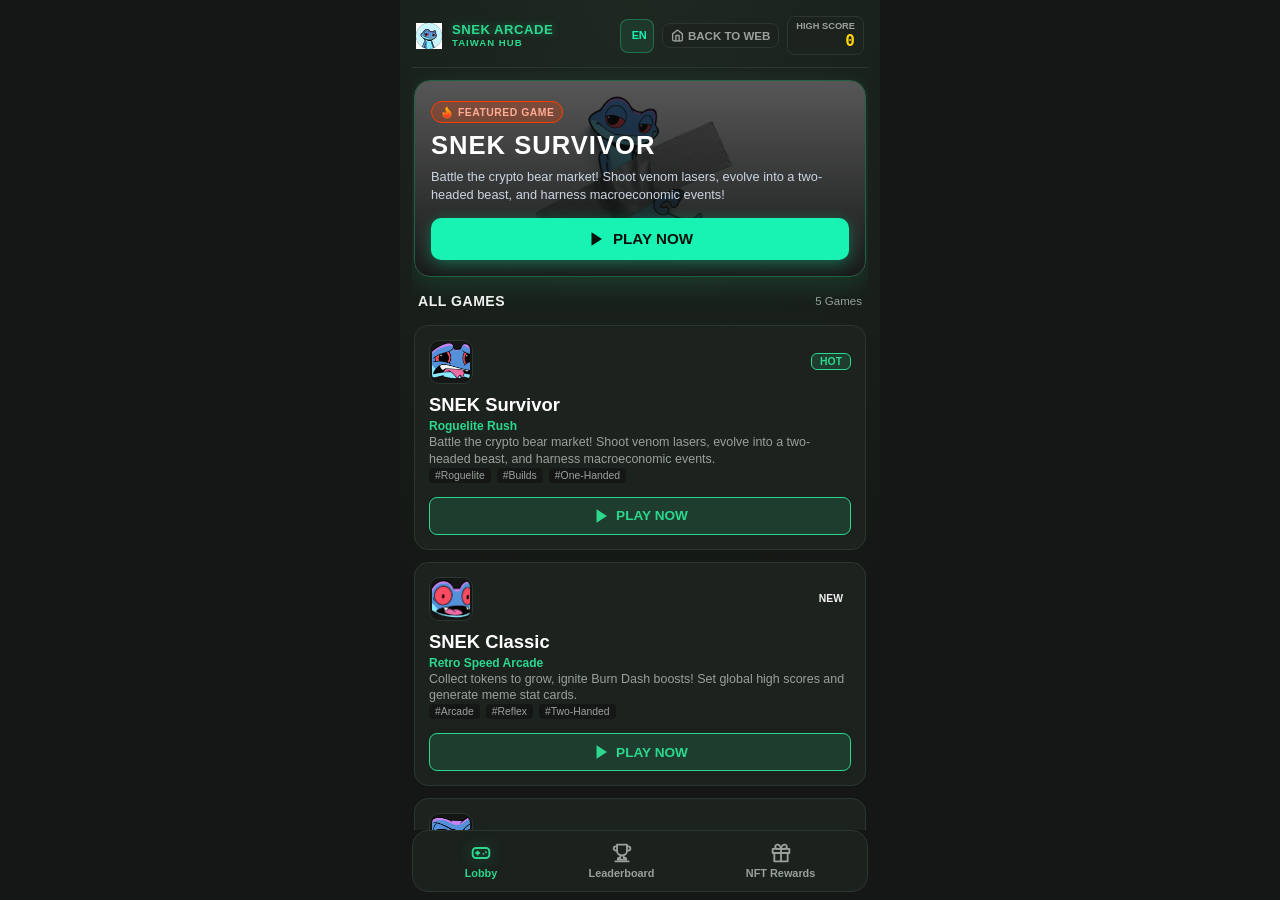
<file: index.html>
<!DOCTYPE html>
<html lang="zh-TW">
  <head>
    <meta charset="UTF-8" />
    <meta
      name="viewport"
      content="width=device-width, initial-scale=1.0, maximum-scale=1.0, user-scalable=no, viewport-fit=cover"
    />
    <meta name="apple-mobile-web-app-capable" content="yes" />
    <meta name="apple-mobile-web-app-status-bar-style" content="black-translucent" />
    <meta name="theme-color" content="#141715" />
    <title>SNEK Arcade | 台灣社群街機遊戲中心</title>
    <meta name="description" content="Cardano 最火熱的迷因遊戲大廳！即刻挑戰 SNEK Survivor 蛇蛇倖存者割草生存、SNEK Classic 貪食蛇與 SNEK Moon Run 登月衝天！" />

    <!-- Open Graph / Facebook / LINE / Telegram -->
    <meta property="og:type" content="website" />
    <meta property="og:url" content="https://www.snek.com.tw/game/" />
    <meta property="og:title" content="SNEK Arcade | 台灣社群街機遊戲中心" />
    <meta property="og:description" content="Cardano 最火熱的迷因遊戲大廳！即刻挑戰 SNEK Survivor 蛇蛇倖存者割草生存、SNEK Classic 貪食蛇與 SNEK Moon Run 登月衝天！" />
    <meta property="og:image" content="https://www.snek.com.tw/game/assets/banner/Snek%20Banana%201200x630.webp" />

    <!-- Twitter / X -->
    <meta name="twitter:card" content="summary_large_image" />
    <meta name="twitter:url" content="https://www.snek.com.tw/game/" />
    <meta name="twitter:title" content="SNEK Arcade | 台灣社群街機遊戲中心" />
    <meta name="twitter:description" content="Cardano 最火熱的迷因遊戲大廳！即刻挑戰 SNEK Survivor 蛇蛇倖存者割草生存、SNEK Classic 貪食蛇與 SNEK Moon Run 登月衝天！" />
    <meta name="twitter:image" content="https://www.snek.com.tw/game/assets/banner/Snek%20Banana%201200x630.webp" />

    <link rel="icon" type="image/svg+xml" href="./assets/token/Snek-Round-BG.svg" />
    <link rel="icon" type="image/x-icon" href="./favicon.ico" />
    <link rel="shortcut icon" href="./favicon.ico" />
    <link rel="apple-touch-icon" href="./assets/token/Snek-Round-BG.svg" />

    <!-- Google Analytics (GA4 / gtag) -->
    <script async src="https://www.googletagmanager.com/gtag/js?id=G-6MBFKX8BKF"></script>
    <script>
      window.dataLayer = window.dataLayer || [];
      function gtag(){dataLayer.push(arguments);}
      gtag('js', new Date());
      gtag('config', 'G-6MBFKX8BKF', {
        send_page_view: false,
        anonymize_ip: true,
      });
    </script>
    <script type="module" crossorigin src="./assets/main-CwlTtgfk.js"></script>
    <link rel="modulepreload" crossorigin href="./assets/AnalyticsService-DXsGJjhF.js">
    <link rel="modulepreload" crossorigin href="./assets/three-BjLfqrIE.js">
    <link rel="stylesheet" crossorigin href="./assets/main-D2gM2kUk.css">
  </head>
  <body>
    <div id="app"></div>
  </body>
</html>
</file>
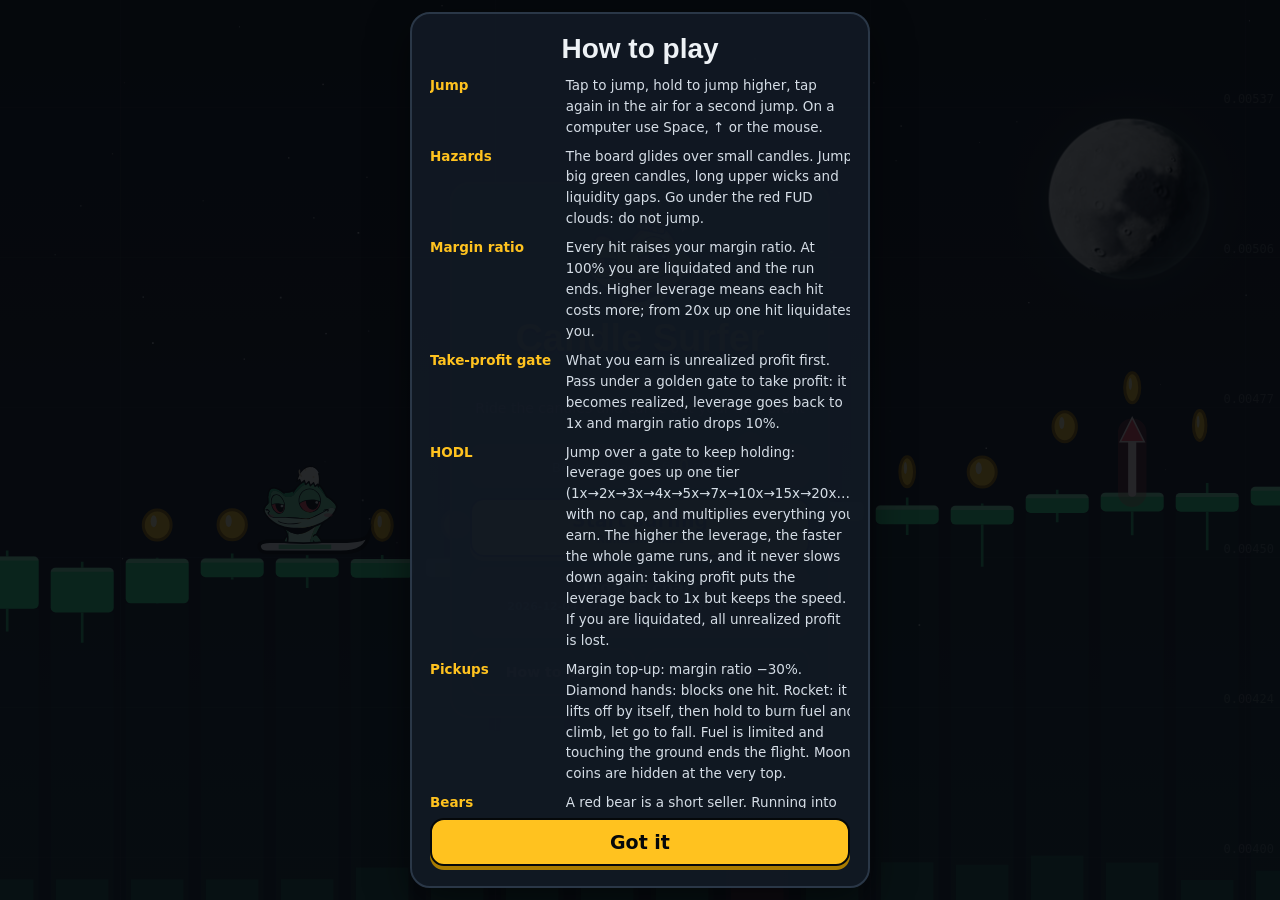
<file: surfer/index.html>
<!DOCTYPE html>
<html lang="zh-TW">
  <head>
    <meta charset="UTF-8" />
    <meta
      name="viewport"
      content="width=device-width, initial-scale=1.0, maximum-scale=1.0, user-scalable=no, viewport-fit=cover"
    />
    <meta name="apple-mobile-web-app-capable" content="yes" />
    <meta name="apple-mobile-web-app-status-bar-style" content="black-translucent" />
    <meta name="theme-color" content="#0b1018" />
    <title>SNEK K 線衝浪 | SNEK Arcade</title>
    <meta name="description" content="踩著衝浪板在 K 線上狂飆！躲插針、閃空軍戰機、踩空頭軋空、召喚公牛衝鋒；到停利門落袋為安，或續抱加槓桿賭更大的獲利。" />

    <!-- Open Graph / Facebook / LINE / Telegram -->
    <meta property="og:type" content="website" />
    <meta property="og:url" content="https://www.snek.com.tw/game/surfer/" />
    <meta property="og:title" content="SNEK K 線衝浪 | SNEK Arcade" />
    <meta property="og:description" content="踩著衝浪板在 K 線上狂飆！躲插針、閃空軍戰機、踩空頭軋空、召喚公牛衝鋒；到停利門落袋為安，或續抱加槓桿賭更大的獲利。" />
    <meta property="og:image" content="https://www.snek.com.tw/game/assets/banner/Snek%20Banana%201200x630.webp" />

    <!-- Twitter / X -->
    <meta name="twitter:card" content="summary_large_image" />
    <meta name="twitter:url" content="https://www.snek.com.tw/game/surfer/" />
    <meta name="twitter:title" content="SNEK K 線衝浪 | SNEK Arcade" />
    <meta name="twitter:description" content="踩著衝浪板在 K 線上狂飆！躲插針、閃空軍戰機、踩空頭軋空、召喚公牛衝鋒；到停利門落袋為安，或續抱加槓桿賭更大的獲利。" />
    <meta name="twitter:image" content="https://www.snek.com.tw/game/assets/banner/Snek%20Banana%201200x630.webp" />

    <link rel="icon" type="image/svg+xml" href="./brand/snek-round.svg" />
    <link rel="apple-touch-icon" href="./brand/snek-round.svg" />

    <!-- Google Analytics (GA4 / gtag), same property as the arcade lobby -->
    <script async src="https://www.googletagmanager.com/gtag/js?id=G-6MBFKX8BKF"></script>
    <script>
      window.dataLayer = window.dataLayer || [];
      function gtag(){dataLayer.push(arguments);}
      gtag('js', new Date());
      gtag('config', 'G-6MBFKX8BKF', {
        send_page_view: false,
        anonymize_ip: true,
      });
    </script>
    <script type="module" crossorigin src="../assets/surfer-ClxNwiRZ.js"></script>
    <link rel="modulepreload" crossorigin href="../assets/AnalyticsService-DXsGJjhF.js">
    <link rel="modulepreload" crossorigin href="../assets/audio-DXjX07_d.js">
    <link rel="stylesheet" crossorigin href="../assets/surfer-7uy6jV5y.css">
  </head>
  <body>
    <div id="app"></div>
  </body>
</html>
</file>
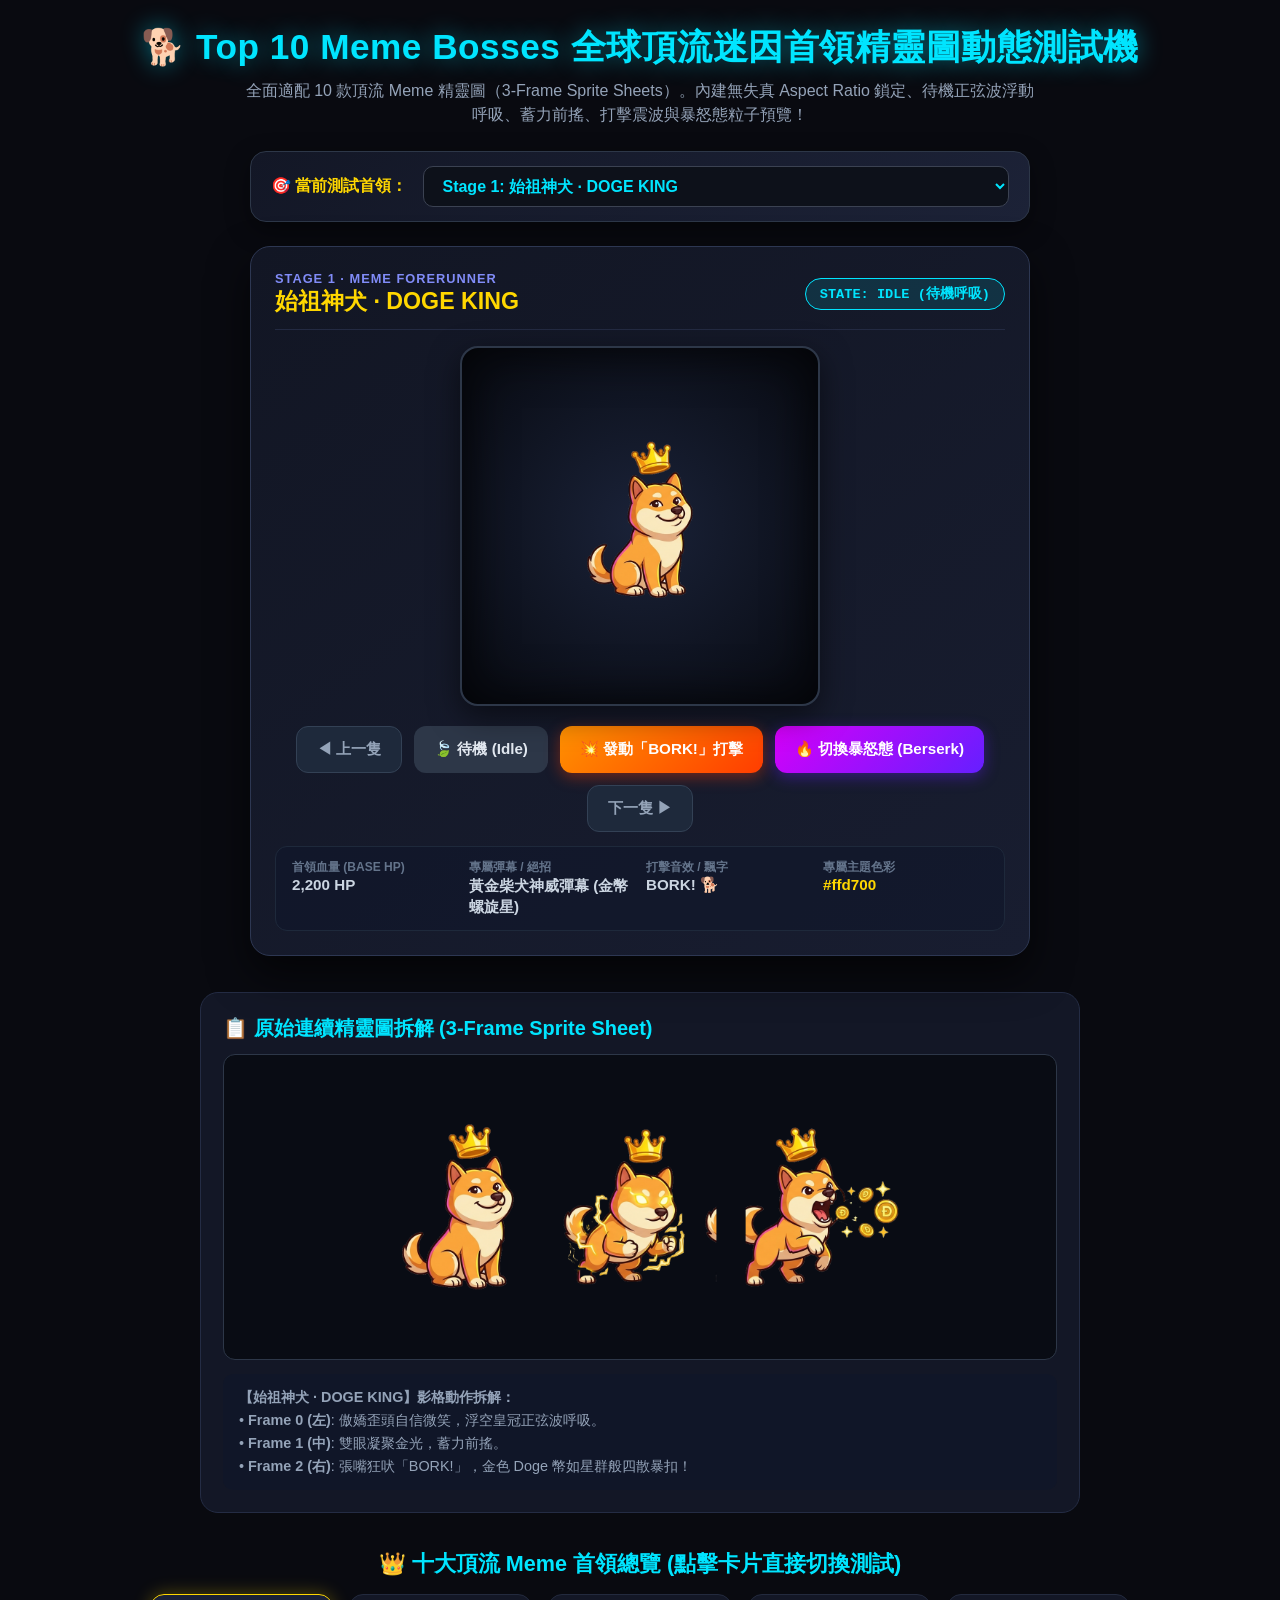
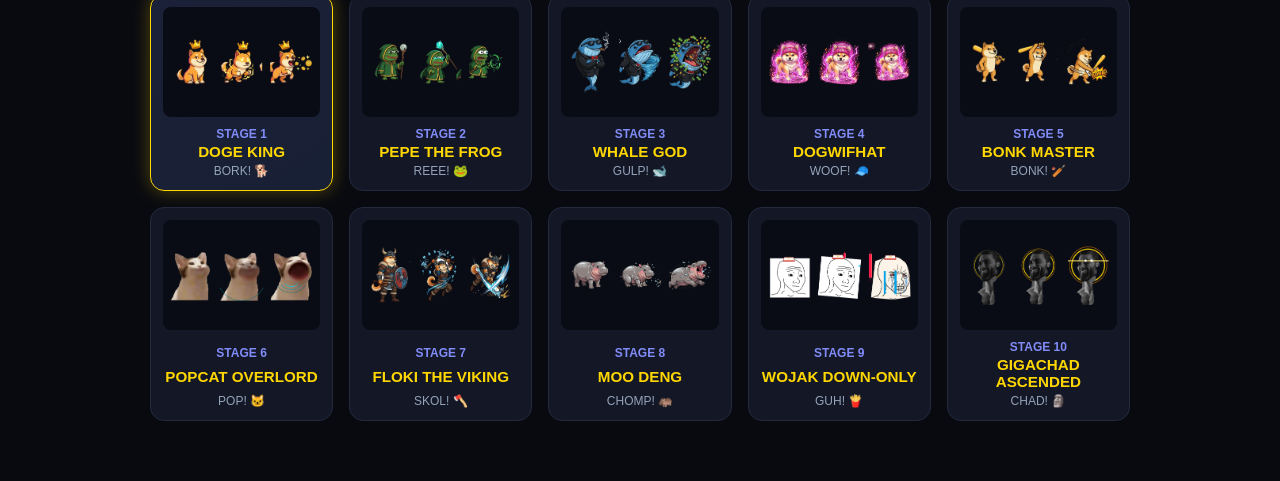
<file: assets/bosses/meme_preview/index.html>
<!DOCTYPE html>
<html lang="zh-TW">
<head>
  <meta charset="UTF-8">
  <meta name="viewport" content="width=device-width, initial-scale=1.0">
  <title>Top 10 Meme Bosses 精靈圖動態測試機</title>
  <style>
    * {
      box-sizing: border-box;
      margin: 0;
      padding: 0;
    }
    body {
      background: #090a10;
      color: #e2e8f0;
      font-family: -apple-system, BlinkMacSystemFont, "Segoe UI", Roboto, "Helvetica Neue", Arial, sans-serif;
      padding: 24px 16px 60px;
      text-align: center;
    }
    h1 {
      color: #00e5ff;
      font-size: 2.2rem;
      font-weight: 800;
      margin-bottom: 8px;
      text-shadow: 0 0 25px rgba(0, 229, 255, 0.45);
      letter-spacing: 0.5px;
    }
    .subtitle {
      color: #94a3b8;
      margin-bottom: 24px;
      font-size: 1rem;
      max-width: 800px;
      margin-left: auto;
      margin-right: auto;
      line-height: 1.5;
    }

    /* Boss Selector Bar */
    .selector-bar {
      max-width: 780px;
      margin: 0 auto 24px;
      background: linear-gradient(135deg, #131726, #1c2237);
      border: 1px solid #2d3748;
      border-radius: 16px;
      padding: 14px 20px;
      display: flex;
      align-items: center;
      justify-content: space-between;
      gap: 16px;
      flex-wrap: wrap;
      box-shadow: 0 8px 24px rgba(0, 0, 0, 0.4);
    }
    .selector-label {
      font-weight: bold;
      color: #ffd700;
      font-size: 1rem;
      display: flex;
      align-items: center;
      gap: 8px;
    }
    .boss-select {
      flex: 1;
      min-width: 260px;
      background: #0d111a;
      color: #00e5ff;
      border: 1px solid #3b4252;
      border-radius: 10px;
      padding: 10px 14px;
      font-size: 1rem;
      font-weight: 600;
      outline: none;
      cursor: pointer;
      transition: border-color 0.2s;
    }
    .boss-select:focus {
      border-color: #00e5ff;
      box-shadow: 0 0 12px rgba(0, 229, 255, 0.3);
    }

    /* Interactive Live Player Card */
    .player-card {
      background: linear-gradient(145deg, #121624, #181d30);
      border: 1px solid #2d3752;
      border-radius: 20px;
      max-width: 780px;
      margin: 0 auto 36px;
      padding: 24px;
      box-shadow: 0 18px 40px rgba(0, 0, 0, 0.6);
      position: relative;
    }
    .player-header {
      display: flex;
      justify-content: space-between;
      align-items: center;
      margin-bottom: 16px;
      border-bottom: 1px solid #232a42;
      padding-bottom: 12px;
      flex-wrap: wrap;
      gap: 10px;
    }
    .player-title-wrap {
      text-align: left;
    }
    .player-stage-tag {
      font-size: 0.8rem;
      font-weight: 700;
      color: #818cf8;
      text-transform: uppercase;
      letter-spacing: 1px;
    }
    .player-title {
      font-size: 1.45rem;
      color: #ffd700;
      font-weight: 800;
    }
    .status-badge {
      background: rgba(0, 229, 255, 0.12);
      border: 1px solid #00e5ff;
      color: #00e5ff;
      padding: 6px 14px;
      border-radius: 20px;
      font-size: 0.85rem;
      font-family: monospace;
      font-weight: 700;
      transition: all 0.25s;
    }

    .canvas-container {
      position: relative;
      width: 360px;
      height: 360px;
      margin: 0 auto 20px;
      background: radial-gradient(circle, #1a2238 0%, #0a0d16 85%);
      border: 2px solid #2d3748;
      border-radius: 18px;
      box-shadow: inset 0 0 50px rgba(0, 0, 0, 0.85), 0 10px 30px rgba(0, 0, 0, 0.5);
      display: flex;
      align-items: center;
      justify-content: center;
      overflow: hidden;
    }
    canvas {
      display: block;
      width: 360px;
      height: 360px;
    }

    /* Controls */
    .controls {
      display: flex;
      gap: 12px;
      justify-content: center;
      flex-wrap: wrap;
      margin-bottom: 14px;
    }
    .btn {
      padding: 12px 20px;
      font-size: 0.95rem;
      font-weight: 700;
      border: none;
      border-radius: 12px;
      cursor: pointer;
      transition: all 0.2s;
      display: inline-flex;
      align-items: center;
      gap: 6px;
    }
    .btn-idle {
      background: #2d3748;
      color: #e2e8f0;
    }
    .btn-idle:hover {
      background: #4a5568;
    }
    .btn-attack {
      background: linear-gradient(135deg, #ff9100, #ff3d00);
      color: #fff;
      box-shadow: 0 4px 15px rgba(255, 61, 0, 0.4);
    }
    .btn-attack:hover {
      transform: translateY(-2px) scale(1.03);
      box-shadow: 0 6px 22px rgba(255, 61, 0, 0.6);
    }
    .btn-berserk {
      background: linear-gradient(135deg, #d500f9, #651fff);
      color: #fff;
      box-shadow: 0 4px 15px rgba(101, 31, 255, 0.4);
    }
    .btn-berserk:hover {
      transform: translateY(-2px) scale(1.03);
      box-shadow: 0 6px 22px rgba(101, 31, 255, 0.6);
    }
    .btn-nav {
      background: #1e293b;
      color: #94a3b8;
      border: 1px solid #334155;
    }
    .btn-nav:hover {
      background: #334155;
      color: #fff;
    }

    .boss-stats-panel {
      display: grid;
      grid-template-columns: repeat(auto-fit, minmax(160px, 1fr));
      gap: 12px;
      background: rgba(15, 23, 42, 0.6);
      border: 1px solid #1e293b;
      border-radius: 12px;
      padding: 12px 16px;
      margin-top: 14px;
      text-align: left;
    }
    .stat-item {
      display: flex;
      flex-direction: column;
    }
    .stat-label {
      font-size: 0.75rem;
      color: #64748b;
      font-weight: 600;
      text-transform: uppercase;
    }
    .stat-val {
      font-size: 0.95rem;
      font-weight: 700;
      color: #cbd5e1;
    }

    /* Sprite Sheet Showcase */
    .sheet-section {
      max-width: 880px;
      margin: 0 auto 36px;
      background: #131726;
      border: 1px solid #242c44;
      border-radius: 18px;
      padding: 22px;
      text-align: left;
    }
    .sheet-section h2 {
      color: #00e5ff;
      font-size: 1.25rem;
      margin-bottom: 12px;
      display: flex;
      align-items: center;
      gap: 8px;
    }
    .sheet-preview {
      background: #090c14;
      border: 1px solid #2d3748;
      border-radius: 12px;
      overflow: hidden;
      margin-bottom: 14px;
      padding: 12px;
      display: flex;
      justify-content: center;
      align-items: center;
      min-height: 180px;
    }
    .sheet-preview img {
      width: 100%;
      max-height: 280px;
      object-fit: contain;
      display: block;
      border-radius: 6px;
    }
    .sheet-desc {
      color: #94a3b8;
      font-size: 0.9rem;
      line-height: 1.6;
      background: rgba(15, 23, 42, 0.5);
      border-radius: 10px;
      padding: 12px 16px;
    }

    /* Full 10 Meme Boss Gallery Grid */
    .gallery-section {
      max-width: 980px;
      margin: 0 auto;
      text-align: left;
    }
    .gallery-title {
      color: #00e5ff;
      font-size: 1.35rem;
      margin-bottom: 16px;
      font-weight: 800;
      text-align: center;
    }
    .gallery-grid {
      display: grid;
      grid-template-columns: repeat(auto-fill, minmax(180px, 1fr));
      gap: 16px;
    }
    .gallery-card {
      background: #131726;
      border: 1px solid #232a3e;
      border-radius: 14px;
      padding: 12px;
      text-align: center;
      transition: all 0.25s ease;
      cursor: pointer;
      display: flex;
      flex-direction: column;
      justify-content: space-between;
    }
    .gallery-card:hover {
      transform: translateY(-4px);
      border-color: #00e5ff;
      box-shadow: 0 8px 20px rgba(0, 229, 255, 0.25);
    }
    .gallery-card.active {
      border-color: #ffd700;
      background: linear-gradient(145deg, #1b2138, #182035);
      box-shadow: 0 0 18px rgba(255, 215, 0, 0.3);
    }
    .gallery-thumb-wrap {
      width: 100%;
      height: 110px;
      background: #090c15;
      border-radius: 8px;
      overflow: hidden;
      margin-bottom: 10px;
      display: flex;
      align-items: center;
      justify-content: center;
      padding: 4px;
    }
    .gallery-thumb-wrap img {
      max-width: 100%;
      max-height: 100%;
      object-fit: contain;
    }
    .gallery-stage {
      font-size: 0.75rem;
      font-weight: 700;
      color: #818cf8;
      margin-bottom: 2px;
    }
    .gallery-name {
      font-size: 0.95rem;
      font-weight: 800;
      color: #ffd700;
      margin-bottom: 4px;
    }
    .gallery-action {
      font-size: 0.75rem;
      color: #94a3b8;
    }
  </style>
</head>
<body>

  <h1>🐕 Top 10 Meme Bosses 全球頂流迷因首領精靈圖動態測試機</h1>
  <p class="subtitle">全面適配 10 款頂流 Meme 精靈圖（3-Frame Sprite Sheets）。內建無失真 Aspect Ratio 鎖定、待機正弦波浮動呼吸、蓄力前搖、打擊震波與暴怒態粒子預覽！</p>

  <!-- Boss Selector Bar -->
  <div class="selector-bar">
    <div class="selector-label">🎯 當前測試首領：</div>
    <select id="bossSelect" class="boss-select" onchange="changeBoss(parseInt(this.value))">
      <!-- Options injected by JS -->
    </select>
  </div>

  <!-- Interactive Live Player -->
  <div class="player-card">
    <div class="player-header">
      <div class="player-title-wrap">
        <div id="playerStageTag" class="player-stage-tag">STAGE 1 · MEME GOD</div>
        <div id="playerTitle" class="player-title">始祖神犬 · DOGE KING</div>
      </div>
      <div id="statusBadge" class="status-badge">STATE: IDLE (待機呼吸)</div>
    </div>

    <div class="canvas-container">
      <canvas id="bossCanvas" width="360" height="360"></canvas>
    </div>

    <div class="controls">
      <button class="btn btn-nav" onclick="prevBoss()">◀ 上一隻</button>
      <button class="btn btn-idle" onclick="setAnimState('IDLE')">🍃 待機 (Idle)</button>
      <button id="attackBtn" class="btn btn-attack" onclick="triggerAttack()">💥 發動專屬打擊</button>
      <button class="btn btn-berserk" onclick="toggleBerserk()">🔥 切換暴怒態 (Berserk)</button>
      <button class="btn btn-nav" onclick="nextBoss()">下一隻 ▶</button>
    </div>

    <div class="boss-stats-panel">
      <div class="stat-item">
        <span class="stat-label">首領血量 (Base HP)</span>
        <span id="statHp" class="stat-val">2,200 HP</span>
      </div>
      <div class="stat-item">
        <span class="stat-label">專屬彈幕 / 絕招</span>
        <span id="statSkill" class="stat-val">黃金柴犬神威彈幕</span>
      </div>
      <div class="stat-item">
        <span class="stat-label">打擊音效 / 飄字</span>
        <span id="statSfx" class="stat-val">BORK! 🐕</span>
      </div>
      <div class="stat-item">
        <span class="stat-label">專屬主題色彩</span>
        <span id="statColor" class="stat-val" style="color: #ffd700;">#ffd700 (黃金)</span>
      </div>
    </div>
  </div>

  <!-- Raw Sprite Sheet View -->
  <div class="sheet-section">
    <h2>📋 原始連續精靈圖拆解 (3-Frame Sprite Sheet)</h2>
    <div class="sheet-preview">
      <img id="rawSheetImg" src="./boss_doge_spritesheet.png" alt="Sprite Sheet">
    </div>
    <div id="sheetDesc" class="sheet-desc">
      <!-- Injected by JS -->
    </div>
  </div>

  <!-- Full 10 Meme Boss Gallery Grid -->
  <div class="gallery-section">
    <div class="gallery-title">👑 十大頂流 Meme 首領總覽 (點擊卡片直接切換測試)</div>
    <div id="galleryGrid" class="gallery-grid">
      <!-- Injected by JS -->
    </div>
  </div>

  <script>
    const BOSS_DATA = [
      {
        stage: 1,
        id: 'DOGE_KING',
        title: '始祖神犬 · DOGE KING',
        stageTag: 'STAGE 1 · MEME FORERUNNER',
        hp: '2,200 HP',
        color: '#ffd700',
        sheetSrc: './boss_doge_spritesheet.png',
        sfx: 'BORK! 🐕',
        skill: '黃金柴犬神威彈幕 (金幣螺旋星)',
        desc: '• <strong>Frame 0 (左)</strong>: 傲嬌歪頭自信微笑，浮空皇冠正弦波呼吸。<br>• <strong>Frame 1 (中)</strong>: 雙眼凝聚金光，蓄力前搖。<br>• <strong>Frame 2 (右)</strong>: 張嘴狂吠「BORK!」，金色 Doge 幣如星群般四散暴扣！'
      },
      {
        stage: 2,
        id: 'PEPE_FROG',
        title: '悲傷蛙神 · PEPE THE FROG',
        stageTag: 'STAGE 2 · SAD WIZARD',
        hp: '4,800 HP',
        color: '#00e676',
        sheetSrc: './boss_pepe_spritesheet.png',
        sfx: 'REEE! 🐸',
        skill: '悲傷淚光雷射 (雙眼巨眼死光)',
        desc: '• <strong>Frame 0 (左)</strong>: 憂鬱翡翠法袍待機，法杖寶珠微微發亮。<br>• <strong>Frame 1 (中)</strong>: 高舉法杖，雙眼噙滿淚光充能。<br>• <strong>Frame 2 (右)</strong>: 悲傷絕望爆發「REEE!」，雙眼射出高能綠色淚水毀滅射線！'
      },
      {
        stage: 3,
        id: 'WHALE_GOD',
        title: '萬億巨鯨 · WHALE GOD',
        stageTag: 'STAGE 3 · MOB OVERLORD',
        hp: '8,800 HP',
        color: '#00b0ff',
        sheetSrc: './boss_whale_spritesheet.png',
        sfx: 'GULP! 🐋',
        skill: '引力吞噬黑洞 (割韭菜回血 150HP)',
        desc: '• <strong>Frame 0 (左)</strong>: 墨鏡西裝巨鯨叼著雪茄從容游弋。<br>• <strong>Frame 1 (中)</strong>: 深吸大口氣，嘴部形成引力渦流牽引場上小怪。<br>• <strong>Frame 2 (右)</strong>: 巨口暴張吞噬韭菜「GULP! 🩸」，金鈔噴發並瞬間回血！'
      },
      {
        stage: 4,
        id: 'WIF_HAT',
        title: '戴帽神柴 · DOGWIFHAT',
        stageTag: 'STAGE 4 · COSY RAZOR',
        hp: '13,500 HP',
        color: '#ff4081',
        sheetSrc: './boss_wif_spritesheet.png',
        sfx: 'WOOF! 🧢',
        skill: '毛帽迴旋剃刀 (粉紅雷光斬)',
        desc: '• <strong>Frame 0 (左)</strong>: 戴著標誌性粉紅條紋毛帽待機，萌感十足。<br>• <strong>Frame 1 (中)</strong>: 小爪扶帽，粉紅電弧爆裂蓄力。<br>• <strong>Frame 2 (右)</strong>: 甩出高速旋轉的粉紅毛帽剃刀，斬裂全場戰場！'
      },
      {
        stage: 5,
        id: 'BONK_MASTER',
        title: '球棒制裁者 · BONK MASTER',
        stageTag: 'STAGE 5 · SLUGGER GOD',
        hp: '19,000 HP',
        color: '#ff9100',
        sheetSrc: './boss_bonk_spritesheet.png',
        sfx: 'BONK! 🏏',
        skill: '球棒重擊暴扣 (全屏震盪波)',
        desc: '• <strong>Frame 0 (左)</strong>: 扛著黃色球棒微笑待機，自信滿滿。<br>• <strong>Frame 1 (中)</strong>: 雙手將球棒反手舉過頭頂，全身後仰蓄力。<br>• <strong>Frame 2 (右)</strong>: 猛力下砸「BONK!」，漫畫衝擊線與黃金地震環擴散！'
      },
      {
        stage: 6,
        id: 'POPCAT_OVERLORD',
        title: '魔性啵啵貓 · POPCAT OVERLORD',
        stageTag: 'STAGE 6 · SONIC POP',
        hp: '25,500 HP',
        color: '#00e5ff',
        sheetSrc: './boss_popcat_spritesheet.png',
        sfx: 'POP! 🐱',
        skill: '全屏魔性 POP 聲波光環',
        desc: '• <strong>Frame 0 (左)</strong>: 閉嘴呆萌小貓臉待機。<br>• <strong>Frame 1 (中)</strong>: 嘴巴微微張開，眼睛瞪圓預備。<br>• <strong>Frame 2 (右)</strong>: 張開極致巨大的 O 型大嘴猛喊「POP!」，聲波擴散！'
      },
      {
        stage: 7,
        id: 'FLOKI_VIKING',
        title: '維京海盜王 · FLOKI THE VIKING',
        stageTag: 'STAGE 7 · BERSERKER',
        hp: '33,000 HP',
        color: '#ffab00',
        sheetSrc: './boss_floki_spritesheet.png',
        sfx: 'SKOL! 🪓',
        skill: '雙斧十字旋風斬 (北歐符文衝擊)',
        desc: '• <strong>Frame 0 (左)</strong>: 身披維京牛角盔，手持戰斧與盾牌威嚴待機。<br>• <strong>Frame 1 (中)</strong>: 仰天怒吼，雙斧高舉，北歐符文藍焰閃爍。<br>• <strong>Frame 2 (右)</strong>: 雙斧交叉劈斬「SKOL!」，旋轉烈焰斧風暴撕碎空間！'
      },
      {
        stage: 8,
        id: 'MOODENG_TERROR',
        title: '暴躁彈跳豬 · MOO DENG',
        stageTag: 'STAGE 8 · PYGMY TERROR',
        hp: '42,000 HP',
        color: '#ea80fc',
        skill: '彈跳狂暴撕咬 (粉紅泥水衝撞)',
        sheetSrc: './boss_moodeng_spritesheet.png',
        sfx: 'CHOMP! 🦛',
        desc: '• <strong>Frame 0 (左)</strong>: 圓滾滾濕漉漉侏儒河馬寶寶，粉嫩腮紅呼吸。<br>• <strong>Frame 1 (中)</strong>: 四肢下蹲蓄力，耳朵抖動，準備暴跳。<br>• <strong>Frame 2 (右)</strong>: 狂暴張嘴撲咬「CHOMP!」，泥水四濺，全速暴走！'
      },
      {
        stage: 9,
        id: 'WOJAK_TRADER',
        title: '麥當勞哭哭男 · WOJAK DOWN-ONLY',
        stageTag: 'STAGE 9 · RETAIL TRAGEDY',
        hp: '52,000 HP',
        color: '#ff1744',
        sheetSrc: './boss_wojak_spritesheet.png',
        sfx: 'GUH! 🍟',
        skill: '瀑布淚光衝擊 (萬丈爆倉大陰線)',
        desc: '• <strong>Frame 0 (左)</strong>: 戴著麥當勞工作帽呆看紅 K 線待機。<br>• <strong>Frame 1 (中)</strong>: 抱頭痛哭崩潰前搖，行情暴跌倒數。<br>• <strong>Frame 2 (右)</strong>: 仰天悲鳴「GUH!」，狂瀉萬丈大陰線與淚水瀑布！'
      },
      {
        stage: 10,
        id: 'GIGACHAD_OMEGA',
        title: '終極完美型男 · GIGACHAD ASCENDED',
        stageTag: 'STAGE 10 · ASCENDED GOD',
        hp: '65,000 HP',
        color: '#ffd700',
        sheetSrc: './boss_gigachad_spritesheet.png',
        sfx: 'CHAD! 🗿',
        skill: '完美下顎金光 (雙眼終極死光)',
        desc: '• <strong>Frame 0 (左)</strong>: 極致下顎線側面微笑，雙手抱胸自信金光。<br>• <strong>Frame 1 (中)</strong>: 單手撫摸刀削下巴，肌肉暴脹，歐米茄光環點亮。<br>• <strong>Frame 2 (右)</strong>: 轉身正對鏡頭「CHAD!」，雙眼迸射神級金光死光射線！'
      }
    ];

    let currentBossIndex = 0;
    let animState = 'IDLE'; // 'IDLE', 'ATTACK_WINDUP', 'ATTACK_STRIKE'
    let isBerserk = false;
    let attackTimer = 0;
    let attackDuration = 0.55;
    let lastTime = performance.now();
    let shockwaveRadius = 0;
    let imgReady = false;

    const canvas = document.getElementById('bossCanvas');
    const ctx = canvas.getContext('2d');
    const bossSelect = document.getElementById('bossSelect');
    const playerStageTag = document.getElementById('playerStageTag');
    const playerTitle = document.getElementById('playerTitle');
    const statusBadge = document.getElementById('statusBadge');
    const statHp = document.getElementById('statHp');
    const statSkill = document.getElementById('statSkill');
    const statSfx = document.getElementById('statSfx');
    const statColor = document.getElementById('statColor');
    const rawSheetImg = document.getElementById('rawSheetImg');
    const sheetDesc = document.getElementById('sheetDesc');
    const galleryGrid = document.getElementById('galleryGrid');
    const attackBtn = document.getElementById('attackBtn');

    const sheetImg = new Image();

    // Initialize UI
    function initUI() {
      bossSelect.innerHTML = BOSS_DATA.map((b, idx) => 
        `<option value="${idx}">Stage ${b.stage}: ${b.title}</option>`
      ).join('');

      galleryGrid.innerHTML = BOSS_DATA.map((b, idx) => `
        <div class="gallery-card ${idx === 0 ? 'active' : ''}" id="card_${idx}" onclick="changeBoss(${idx})">
          <div class="gallery-thumb-wrap">
            <img src="${b.sheetSrc}" alt="${b.title}" loading="lazy">
          </div>
          <div class="gallery-stage">STAGE ${b.stage}</div>
          <div class="gallery-name">${b.title.split('·')[1] || b.title}</div>
          <div class="gallery-action">${b.sfx}</div>
        </div>
      `).join('');

      changeBoss(0);
    }

    function changeBoss(index) {
      currentBossIndex = index;
      bossSelect.value = index;

      const boss = BOSS_DATA[index];
      playerStageTag.textContent = boss.stageTag;
      playerTitle.textContent = boss.title;
      playerTitle.style.color = boss.color;
      statHp.textContent = boss.hp;
      statSkill.textContent = boss.skill;
      statSfx.textContent = boss.sfx;
      statColor.textContent = `${boss.color}`;
      statColor.style.color = boss.color;
      attackBtn.textContent = `💥 發動「${boss.sfx.split(' ')[0]}」打擊`;

      rawSheetImg.src = boss.sheetSrc;
      sheetDesc.innerHTML = `<strong>【${boss.title}】影格動作拆解：</strong><br>${boss.desc}`;

      // Update active card
      document.querySelectorAll('.gallery-card').forEach((c, i) => {
        c.classList.toggle('active', i === index);
      });

      // Load Sprite
      imgReady = false;
      sheetImg.src = boss.sheetSrc;
      sheetImg.onload = () => { imgReady = true; };
      sheetImg.onerror = () => {
        console.warn('Image load error for:', boss.sheetSrc);
        imgReady = false;
      };

      setAnimState('IDLE');
    }

    function nextBoss() {
      const nextIdx = (currentBossIndex + 1) % BOSS_DATA.length;
      changeBoss(nextIdx);
    }

    function prevBoss() {
      const prevIdx = (currentBossIndex - 1 + BOSS_DATA.length) % BOSS_DATA.length;
      changeBoss(prevIdx);
    }

    function setAnimState(state) {
      animState = state;
      updateBadge();
    }

    function triggerAttack() {
      animState = 'ATTACK_WINDUP';
      attackTimer = 0;
      shockwaveRadius = 0;
      updateBadge();
    }

    function toggleBerserk() {
      isBerserk = !isBerserk;
      updateBadge();
    }

    function updateBadge() {
      const boss = BOSS_DATA[currentBossIndex];
      if (animState.startsWith('ATTACK')) {
        statusBadge.textContent = `STATE: 💥 ATTACK (${boss.sfx.split(' ')[0]})`;
        statusBadge.style.color = boss.color;
        statusBadge.style.borderColor = boss.color;
      } else if (isBerserk) {
        statusBadge.textContent = 'STATE: 🔥 BERSERK (暴怒狂暴態)';
        statusBadge.style.color = '#d500f9';
        statusBadge.style.borderColor = '#d500f9';
      } else {
        statusBadge.textContent = 'STATE: IDLE (待機呼吸)';
        statusBadge.style.color = '#00e5ff';
        statusBadge.style.borderColor = '#00e5ff';
      }
    }

    function loop(now) {
      const dt = Math.min(0.1, (now - lastTime) / 1000);
      lastTime = now;
      const boss = BOSS_DATA[currentBossIndex];

      // Update Attack Timeline
      if (animState === 'ATTACK_WINDUP') {
        attackTimer += dt;
        if (attackTimer >= 0.2) {
          animState = 'ATTACK_STRIKE';
          shockwaveRadius = 16;
          updateBadge();
        }
      } else if (animState === 'ATTACK_STRIKE') {
        attackTimer += dt;
        shockwaveRadius += dt * 420;
        if (attackTimer >= attackDuration) {
          animState = 'IDLE';
          updateBadge();
        }
      }

      // Render
      ctx.clearRect(0, 0, canvas.width, canvas.height);

      const centerX = canvas.width / 2;
      const centerY = canvas.height / 2;

      // Draw Shockwave ring on strike
      if (animState === 'ATTACK_STRIKE' && shockwaveRadius > 0) {
        ctx.save();
        ctx.strokeStyle = boss.color;
        ctx.lineWidth = 4;
        ctx.shadowColor = boss.color;
        ctx.shadowBlur = 20;
        ctx.globalAlpha = Math.max(0, 1 - shockwaveRadius / 200);
        ctx.beginPath();
        ctx.arc(centerX, centerY + 30, shockwaveRadius, 0, Math.PI * 2);
        ctx.stroke();

        // Draw Comic Floating text
        ctx.fillStyle = boss.color;
        ctx.font = '900 32px sans-serif';
        ctx.textAlign = 'center';
        ctx.shadowBlur = 16;
        ctx.shadowColor = '#000';
        ctx.fillText(boss.sfx, centerX, centerY - 95);
        ctx.restore();
      }

      if (imgReady && sheetImg.complete && sheetImg.naturalWidth > 0) {
        // Frame Index (0: Idle, 1: Windup, 2: Attack)
        let frameIndex = 0;
        if (animState === 'ATTACK_WINDUP') frameIndex = 1;
        else if (animState === 'ATTACK_STRIKE') frameIndex = 2;

        const timeSec = now / 1000;
        const bobbing = animState === 'IDLE' ? Math.sin(timeSec * 3) * 7 : 0;
        const breathScale = animState === 'IDLE' ? 1 + Math.sin(timeSec * 4) * 0.03 : 1;

        let shakeX = 0;
        let shakeY = 0;
        if (isBerserk || animState === 'ATTACK_WINDUP') {
          shakeX = (Math.random() - 0.5) * 8;
          shakeY = (Math.random() - 0.5) * 8;
        }

        ctx.save();
        ctx.translate(centerX + shakeX, centerY + bobbing + shakeY);
        ctx.scale(breathScale, breathScale);

        // Berserk Aura
        if (isBerserk) {
          ctx.save();
          ctx.strokeStyle = 'rgba(213, 0, 249, 0.8)';
          ctx.lineWidth = 3.5;
          ctx.shadowColor = '#d500f9';
          ctx.shadowBlur = 28;
          ctx.setLineDash([10, 7]);
          ctx.lineDashOffset = -now / 18;
          ctx.beginPath();
          ctx.arc(0, 0, 115, 0, Math.PI * 2);
          ctx.stroke();
          ctx.restore();
        }

        // Slice Frame from 3-frame Sprite Sheet (1 row, 3 columns)
        const frameWidth = sheetImg.naturalWidth / 3;
        const frameHeight = sheetImg.naturalHeight;
        const sx = frameIndex * frameWidth;
        const sy = 0;

        // Maintain exact aspect ratio to prevent squishing!
        const renderHeight = 260;
        const renderWidth = renderHeight * (frameWidth / frameHeight);
        ctx.drawImage(
          sheetImg,
          sx, sy, frameWidth, frameHeight,
          -renderWidth / 2, -renderHeight / 2, renderWidth, renderHeight
        );
        ctx.restore();
      } else {
        // Loading state
        ctx.fillStyle = '#64748b';
        ctx.font = '15px monospace';
        ctx.textAlign = 'center';
        ctx.fillText(`載入 ${boss.title} 精靈圖中...`, centerX, centerY);
      }

      requestAnimationFrame(loop);
    }

    initUI();
    requestAnimationFrame(loop);
  </script>
</body>
</html>
</file>
<file: assets/main-D2gM2kUk.css>
:root{--bg-color:#141715;--surface-color:#1b211d;--surface-card:#1c221e;--surface-border:#2c362f;--surface-border-bright:#3e4c42;--primary-green:#2bd88e;--primary-glow:#2bd88e66;--accent-green:#18f2b2;--gold-color:gold;--danger-color:#ff1744;--fire-color:#ff3d00;--fire-glow:#ff3d0080;--text-main:#f0f0f0;--text-muted:#9aa19c;font-family:-apple-system,BlinkMacSystemFont,Segoe UI,Roboto,Helvetica,Arial,sans-serif}*{box-sizing:border-box;-webkit-user-select:none;user-select:none;-webkit-touch-callout:none;margin:0;padding:0}html,body{overscroll-behavior:none;background-color:var(--bg-color);width:100%;height:100dvh;max-height:100dvh;color:var(--text-main);overflow:hidden}body{justify-content:center;align-items:center;display:flex}#app{flex-direction:column;width:100%;min-width:0;max-width:min(100vw,480px);height:100dvh;display:flex;position:relative;overflow:hidden}.lobby-view{width:100%;height:100%;padding:max(8px, env(safe-area-inset-top)) 12px max(8px, env(safe-area-inset-bottom)) 12px;background:radial-gradient(circle at top,#1e2821 0%,#141715 70%);flex-direction:column;justify-content:space-between;display:flex}.lobby-header{border-bottom:1px solid var(--surface-border);flex-shrink:0;justify-content:space-between;align-items:center;width:100%;padding:8px 4px 12px;display:flex}.lobby-brand{color:inherit;cursor:pointer;-webkit-tap-highlight-color:#2bd88e33;align-items:center;gap:10px;text-decoration:none;transition:opacity .2s,transform .15s;display:flex}.lobby-brand:hover{opacity:.88;transform:translateY(-1px)}.lobby-brand:active{transform:scale(.97)}.brand-text-col{flex-direction:column;display:flex}.brand-badge{color:var(--primary-green);letter-spacing:1px;font-size:.6rem;font-weight:800}.lobby-header-right{flex-shrink:0;align-items:center;gap:8px;display:flex}.btn-back-website{background:var(--surface-card);border:1px solid var(--surface-border);color:var(--text-muted);white-space:nowrap;border-radius:8px;align-items:center;gap:4px;padding:5px 8px;font-size:.72rem;font-weight:700;text-decoration:none;transition:all .2s;display:inline-flex}.btn-back-website:hover{border-color:var(--primary-green);color:var(--accent-green);background:#2bd88e1f}.btn-back-website svg{flex-shrink:0}@media (width<=380px){.btn-back-website span{display:none}.btn-back-website{padding:5px 6px}}.lobby-user-stats{border:1px solid var(--surface-border);background:#1c221ebf;border-radius:8px;flex-direction:column;align-items:flex-end;padding:4px 8px;display:flex}.lobby-stat-label{color:var(--text-muted);font-size:.58rem;font-weight:700}.lobby-stat-val{color:var(--gold-color);font-family:monospace;font-size:1rem;font-weight:900}.lobby-scroll-content{-webkit-overflow-scrolling:touch;flex-direction:column;flex:1;gap:16px;min-height:0;padding:12px 2px;display:flex;overflow:hidden auto}.lobby-scroll-content::-webkit-scrollbar{width:4px}.lobby-scroll-content::-webkit-scrollbar-thumb{background:var(--surface-border);border-radius:4px}.lobby-hero-card{border:1px solid #2bd88e59;border-radius:16px;flex-shrink:0;width:100%;position:relative;overflow:hidden;box-shadow:0 8px 24px #2bd88e26}.hero-bg-wrapper{z-index:1;width:100%;height:100%;position:absolute;top:0;left:0}.hero-bg-img{object-fit:cover;filter:brightness(.4)saturate(1.2);width:100%;height:100%}.hero-overlay{background:linear-gradient(#14171533 0%,#141715f2 100%);width:100%;height:100%;position:absolute;top:0;left:0}.hero-content{z-index:2;flex-direction:column;gap:8px;padding:20px 16px 16px;display:flex;position:relative}.hero-pill{border:1px solid var(--fire-color);color:#ffab91;letter-spacing:.5px;background:#ff3d0040;border-radius:20px;align-items:center;gap:4px;width:fit-content;padding:3px 8px;font-size:.65rem;font-weight:900;display:inline-flex}.hero-pill svg{width:14px;height:14px}.hero-title{color:#fff;letter-spacing:1px;font-size:1.6rem;font-weight:900}.hero-desc{color:#cbd5e1;font-size:.8rem;line-height:1.4}.btn-hero-cta{background:var(--accent-green);color:#08110b;cursor:pointer;border:none;border-radius:10px;justify-content:center;align-items:center;gap:8px;margin-top:6px;padding:12px;font-size:.95rem;font-weight:900;transition:transform .1s,filter .15s;display:flex;box-shadow:0 4px 16px #18f2b259}.btn-hero-cta:active{transform:scale(.96)}.lobby-section-header{justify-content:space-between;align-items:center;padding:0 4px;display:flex}.section-title{color:var(--text-main);letter-spacing:.5px;font-size:.88rem;font-weight:800}.section-count{color:var(--text-muted);font-size:.72rem}.lobby-games-grid{flex-direction:column;gap:12px;padding-bottom:16px;display:flex}.game-card{background:var(--surface-card);border:1px solid var(--surface-border);cursor:pointer;border-radius:14px;flex-direction:column;gap:10px;padding:14px;transition:all .2s;display:flex}.game-card:hover{border-color:#2bd88e73}.game-card:active{transform:scale(.98)}.game-card.coming-soon{opacity:.85}.game-card-header{justify-content:space-between;align-items:center;display:flex}.game-card-icon{object-fit:cover;background:var(--bg-color);border:1px solid var(--surface-border);border-radius:10px;width:44px;height:44px;padding:2px}.game-card-badge{border-radius:6px;padding:2px 8px;font-size:.65rem;font-weight:900}.game-card-badge.hot{color:var(--primary-green);border:1px solid var(--primary-green);background:#2bd88e26}.game-card-badge.coming_soon{color:var(--text-muted);border:1px solid var(--surface-border-bright);background:#9aa19c1f}.game-card-title{color:#fff;font-size:1.15rem;font-weight:800}.game-card-subtitle{color:var(--primary-green);margin-top:-4px;font-size:.75rem;font-weight:600}.game-card-desc{color:var(--text-muted);font-size:.78rem;line-height:1.35}.game-card-tags{flex-wrap:wrap;gap:6px;display:flex}.game-tag{color:var(--text-muted);background:var(--bg-color);border-radius:4px;padding:2px 6px;font-size:.65rem}.game-card-footer{margin-top:4px}.btn-card-action{cursor:pointer;border:none;border-radius:8px;justify-content:center;align-items:center;gap:6px;width:100%;padding:9px;font-size:.85rem;font-weight:800;display:flex}.btn-card-action.btn-play{color:var(--primary-green);border:1px solid var(--primary-green);background:#2bd88e26}.btn-card-action.btn-soon{background:var(--surface-border);color:var(--text-muted);border:1px solid var(--surface-border-bright)}.lobby-bottom-bar{background:var(--surface-color);border:1px solid var(--surface-border);border-radius:16px;flex-shrink:0;justify-content:space-around;align-items:center;padding:8px 6px;display:flex}.lobby-tab-btn{color:var(--text-muted);cursor:pointer;background:0 0;border:none;border-radius:8px;flex-direction:column;align-items:center;gap:4px;padding:4px 16px;font-size:.68rem;font-weight:700;transition:all .15s;display:flex}.lobby-tab-btn svg{width:20px;height:20px}.lobby-tab-btn.active{color:var(--primary-green)}.lobby-tab-btn.active svg{filter:drop-shadow(0 0 8px var(--primary-glow))}.lobby-tab-btn:active{transform:scale(.92)}.lobby-info-modal p{color:#cbd5e1;text-align:left;font-size:.88rem;line-height:1.5}.game-view{width:100%;max-width:100%;height:100dvh;padding:max(8px, env(safe-area-inset-top)) 10px max(8px, env(safe-area-inset-bottom)) 10px;touch-action:none;flex-direction:column;justify-content:space-between;gap:8px;display:flex;overflow:hidden}.arcade-header{background:var(--surface-color);border:1px solid var(--surface-border);border-radius:12px;flex-wrap:nowrap;flex-shrink:0;justify-content:space-between;align-items:center;gap:6px;width:100%;padding:6px 10px;display:flex;overflow:hidden;box-shadow:0 4px 16px #00000080}.brand-section{flex-shrink:0;align-items:center;gap:6px;display:flex}.brand-meta-col{flex-direction:column;justify-content:center;align-items:flex-start;gap:2px;min-width:0;line-height:1.1;display:flex}.brand-logo{object-fit:contain;width:26px;height:26px}.brand-title{letter-spacing:.5px;color:var(--primary-green);text-shadow:0 0 8px var(--primary-glow);white-space:nowrap;font-size:.82rem;font-weight:900;line-height:1}.hud-stats{align-items:center;gap:8px;display:flex}.stat-item{flex-direction:column;align-items:center;display:flex}.stat-label{color:var(--text-muted);letter-spacing:.5px;font-size:.55rem;font-weight:700}.stat-value{color:#fff;font-family:monospace;font-size:1.05rem;font-weight:900;line-height:1.2}.stat-value.score{color:var(--primary-green);text-shadow:0 0 8px var(--primary-glow)}.stat-value.high-score{color:var(--gold-color)}@media (width<=360px){.stat-item.length-stat{display:none}}.hud-actions{flex-shrink:0;align-items:center;gap:6px;display:flex}.icon-btn{background:var(--surface-card);border:1px solid var(--surface-border);color:#fff;cursor:pointer;touch-action:manipulation;border-radius:8px;flex-shrink:0;justify-content:center;align-items:center;width:34px;height:34px;font-size:.95rem;transition:all .15s;display:flex}.icon-btn:active{background:var(--surface-border);transform:scale(.92)}.icon-btn.back-btn{border-color:var(--surface-border-bright);background:#1c221ecc}.icon-btn.back-btn:hover{border-color:var(--primary-green)}.icon-btn.lang-btn{letter-spacing:-.5px;color:var(--accent-green);background:#2bd88e1a;border-color:#2bd88e59;flex-shrink:0;width:34px;height:34px;padding:0;font-family:inherit;font-size:.72rem;font-weight:800}.icon-btn.lang-btn .svg-globe{width:19px;height:19px;stroke:var(--accent-green);transition:transform .25s,filter .2s}.icon-btn.lang-btn:hover .svg-globe{filter:drop-shadow(0 0 6px var(--primary-green));transform:rotate(20deg)scale(1.08)}.icon-btn.lang-btn:hover{border-color:var(--primary-green);box-shadow:0 0 8px var(--primary-glow);background:#2bd88e33}.svg-icon{transition:transform .15s,filter .15s;display:block}.icon-btn:hover .svg-icon,.icon-btn:active .svg-icon{filter:drop-shadow(0 0 6px var(--primary-green))}.icon-btn .svg-muted{color:#64748b}.turbo-boost-btn .svg-flame{filter:drop-shadow(0 0 10px #ff3d00b3);animation:1.8s ease-in-out infinite alternate flamePulse;display:block}@keyframes flamePulse{0%{filter:drop-shadow(0 0 6px #ff3d0080);transform:scale(.96)}to{filter:drop-shadow(0 0 14px #ff9100e6);transform:scale(1.06)}}body.is-pseudo-fullscreen{z-index:99999!important;background:#000!important;width:100vw!important;height:100dvh!important;position:fixed!important;inset:0!important;overflow:hidden!important}body.is-pseudo-fullscreen #app{width:100vw!important;max-width:none!important;height:100dvh!important;margin:0!important;padding:0!important}body.is-pseudo-fullscreen .game-view{padding:max(4px, env(safe-area-inset-top)) 6px max(4px, env(safe-area-inset-bottom)) 6px!important;height:100dvh!important}.canvas-container{flex:1;justify-content:center;align-items:center;width:100%;min-width:0;max-width:100%;min-height:0;display:flex;overflow:hidden}.canvas-wrapper{aspect-ratio:1;touch-action:none;background:#0f1310;border:1.5px solid #2bd88e40;border-radius:14px;width:100%;min-width:0;max-width:min(100%,440px);min-height:0;max-height:100%;position:relative;overflow:hidden;box-shadow:0 8px 30px #000000b3}.canvas-wrapper.survivor-wrapper{aspect-ratio:auto;border:1.5px solid #00e67659;border-radius:12px;width:100%;max-width:500px;height:100%;max-height:100%;position:relative;overflow:hidden;box-shadow:0 4px 24px #00e67626}.canvas-wrapper.moonrun-wrapper{aspect-ratio:440/560;max-width:min(100%,440px);max-height:min(100%,100dvh - 170px)}#game-canvas,#survivor-canvas,#moonrun-canvas{touch-action:none;width:100%;height:100%;display:block}.mobile-control-deck{flex-shrink:0;justify-content:space-between;align-items:center;width:100%;padding:4px 8px 8px;transition:opacity .2s,transform .2s;display:flex}.mobile-control-deck.deck-hidden{opacity:.15;pointer-events:none}.dpad-cross-container{flex-direction:column;justify-content:center;align-items:center;width:146px;height:146px;display:flex;position:relative}.dpad-cross-btn{-webkit-backdrop-filter:blur(8px);backdrop-filter:blur(8px);border:1px solid var(--surface-border);color:#fff;cursor:pointer;touch-action:none;background:#1c221ed9;justify-content:center;align-items:center;width:48px;height:48px;font-size:1.25rem;transition:background .1s,transform 80ms;display:flex}.dpad-cross-btn:active,.dpad-cross-btn.active{background:var(--primary-green);color:#000;box-shadow:0 0 16px var(--primary-glow);transform:scale(.92)}.dpad-up{border-radius:12px 12px 4px 4px}.dpad-down{border-radius:4px 4px 12px 12px}.dpad-middle-row{justify-content:center;align-items:center;width:100%;display:flex}.dpad-left{border-radius:12px 4px 4px 12px}.dpad-right{border-radius:4px 12px 12px 4px}.dpad-center-core{border:1px solid var(--surface-border);background:#141715f2;justify-content:center;align-items:center;width:48px;height:48px;display:flex}.turbo-btn-container{justify-content:center;align-items:center;padding-right:12px;display:flex}.turbo-boost-btn{border:2px solid var(--fire-color);width:90px;height:90px;box-shadow:0 0 16px var(--fire-glow);color:#fff;cursor:pointer;touch-action:none;background:radial-gradient(circle,#ff3d0059 0%,#1c221ef2 100%);border-radius:50%;flex-direction:column;justify-content:center;align-items:center;transition:transform 80ms,filter .15s;display:flex}.turbo-boost-btn:active,.turbo-boost-btn.active{background:var(--fire-color);transform:scale(.92);box-shadow:0 0 28px #ff3d00cc}.boost-text{letter-spacing:1px;color:#ffab91;margin-top:2px;font-size:.72rem;font-weight:900}.desktop-instructions{text-align:center;width:100%;color:var(--text-muted);justify-content:center;gap:12px;padding-bottom:4px;font-size:.75rem;display:none}.key-badge{background:var(--surface-card);color:#fff;border:1px solid var(--surface-border);border-radius:4px;padding:1px 5px;font-family:monospace;font-size:.7rem}@media (width>=769px){.desktop-instructions{display:flex}}.modal-overlay{-webkit-backdrop-filter:blur(8px);backdrop-filter:blur(8px);opacity:0;pointer-events:none;z-index:50;background:#0e110fe0;justify-content:center;align-items:center;width:100%;height:100%;padding:16px;transition:opacity .25s;display:flex;position:absolute;top:0;left:0}.modal-overlay.active{opacity:1;pointer-events:auto}.game-modal{background:var(--surface-color);text-align:center;border:1px solid #2bd88e66;border-radius:16px;flex-direction:column;gap:12px;width:100%;max-width:360px;max-height:96%;padding:20px 16px;display:flex;overflow-y:auto;box-shadow:0 12px 35px #0009}.modal-title{color:var(--danger-color);letter-spacing:1px;font-size:1.6rem;font-weight:900}.modal-title.new-record{color:var(--gold-color);text-shadow:0 0 12px #ffd70099}.modal-stats-grid{background:var(--bg-color);border:1px solid var(--surface-border);border-radius:10px;grid-template-columns:1fr 1fr;gap:8px;padding:12px;display:grid}.modal-stat-box{flex-direction:column;display:flex}.modal-stat-label{color:var(--text-muted);white-space:nowrap;text-overflow:ellipsis;max-width:100%;font-size:.7rem;overflow:hidden}.modal-stat-val{font-family:monospace;font-size:1.3rem;font-weight:900}.modal-stat-val.primary{color:var(--primary-green)}.modal-actions{flex-direction:column;gap:8px;display:flex}.btn-primary{background:var(--accent-green);color:#08110b;cursor:pointer;touch-action:manipulation;border:none;border-radius:10px;justify-content:center;align-items:center;gap:8px;padding:12px;font-size:1.05rem;font-weight:900;transition:transform .1s;display:flex}.btn-primary:active{transform:scale(.96)}.btn-secondary{background:var(--surface-card);color:#fff;border:1px solid var(--surface-border);cursor:pointer;touch-action:manipulation;border-radius:8px;justify-content:center;align-items:center;gap:6px;padding:9px;font-size:.85rem;font-weight:700;display:flex}.btn-secondary:active{background:var(--surface-border);transform:scale(.96)}.share-row{gap:8px;display:flex}.share-row .btn-secondary{flex:1}.victory-modal{background:radial-gradient(circle at 50% 10%,#231c0cfa,#0c1016fa);border:2px solid gold;max-width:400px;box-shadow:0 0 40px #ffd70073,inset 0 0 20px #ffd70026}.victory-crown-badge{filter:drop-shadow(0 0 16px #ffd700b3);margin-top:-6px;font-size:2.8rem;line-height:1;animation:2.4s ease-in-out infinite victoryCrownFloat}@keyframes victoryCrownFloat{0%,to{transform:translateY(0)scale(1)}50%{transform:translateY(-6px)scale(1.08)}}.victory-title{color:gold;text-shadow:0 0 16px #ffd700cc,0 0 32px #ff910080;letter-spacing:1.5px;margin:0;font-size:1.5rem}.victory-story-box{text-align:left;background:#ffd70014;border:1px solid #ffd70059;border-radius:12px;flex-direction:column;gap:8px;padding:12px 14px;display:flex}.story-badge{color:gold;letter-spacing:.5px;background:#ffd70033;border-radius:6px;align-self:flex-start;padding:2px 8px;font-size:.75rem;font-weight:800;display:inline-block}.story-desc{color:#f0f6fc;margin:0;font-size:.82rem;font-weight:500;line-height:1.55}.victory-share-btn{color:#0b0f14;background:linear-gradient(135deg,gold,#ff9100);border:none;font-weight:900;box-shadow:0 4px 18px #ffd70066}.victory-share-btn:hover{filter:brightness(1.1)}.survivor-hud-center{flex-direction:column;flex:1;gap:4px;min-width:60px;max-width:105px;margin:0 4px;display:flex}.bar-row{align-items:center;gap:6px;display:flex}.bar-tag{border-radius:3px;padding:1px 4px;font-size:.55rem;font-weight:900;line-height:1}.stage-pill{color:gold;letter-spacing:.5px;white-space:nowrap;background:#ffd70026;border:1px solid #ffd70066;border-radius:4px;padding:1px 5px;font-size:.52rem;font-weight:900}.bar-tag.hp-tag{color:#fff;background:#ff1744}.bar-tag.exp-tag{background:var(--primary-green);color:#000}.bar-tag.fever-tag{color:#000;background:#ff9100}.bar-tag.fever-tag.fever-active{color:#000;background:gold;animation:.5s infinite alternate fever-tag-pulse}@keyframes fever-tag-pulse{0%{transform:scale(1);box-shadow:0 0 4px #ff6d00}to{transform:scale(1.06);box-shadow:0 0 10px #ffea00}}.progress-track{background:var(--surface-card);border-radius:4px;flex:1;height:6px;position:relative;overflow:hidden}.progress-track.hp-track{border:1px solid #ffffff1f;border-radius:4px;height:12px;box-shadow:inset 0 1px 3px #00000080}.bar-val-text{letter-spacing:.3px;color:#fff;text-shadow:0 1px 2px #000000f2,0 0 3px #000000e6;pointer-events:none;z-index:2;-webkit-user-select:none;user-select:none;justify-content:center;align-items:center;width:100%;height:100%;font-family:inherit;font-size:.56rem;font-weight:900;line-height:1;display:flex;position:absolute;top:0;left:0}.bar-val-text.critical-low{color:#ff5252;text-shadow:0 0 6px #ff1744e6,0 1px 2px #000;animation:.6s infinite alternate hp-critical-pulse}@keyframes hp-critical-pulse{0%{opacity:.82;transform:scale(.97)}to{opacity:1;transform:scale(1.03)}}.progress-fill{height:100%;transition:width .15s}.progress-fill.hp-fill{background:linear-gradient(90deg,#ff1744,#ff5252)}.progress-fill.exp-fill{background:linear-gradient(90deg,#18f2b2,#5be399)}.progress-fill.fever-fill{background:linear-gradient(90deg,#ff9100,#ffea00)}.progress-fill.fever-fill.fever-burning{background:linear-gradient(90deg,#ff3d00,gold,#fff);animation:.4s infinite alternate fever-fire}@keyframes fever-fire{0%{filter:brightness()}to{filter:brightness(1.3)}}.macro-event-banner{z-index:20;pointer-events:none;-webkit-backdrop-filter:blur(8px);background:#141715f0;border:1.5px solid #ff1744;border-radius:8px;align-items:center;gap:8px;padding:5px 10px;transition:all .35s cubic-bezier(.16,1,.3,1);animation:.3s cubic-bezier(.16,1,.3,1) macroSlideDown;display:flex;position:absolute;top:8px;left:8px;right:8px;box-shadow:0 4px 20px #0009}.macro-event-banner.banner-intro{animation:.3s cubic-bezier(.16,1,.3,1) macroSlideDown}.macro-event-banner.banner-collapsed{border-width:1px;border-radius:13px;gap:6px;max-width:210px;height:26px;padding:2px 8px;animation:.35s cubic-bezier(.16,1,.3,1) macroCollapse;top:8px;left:auto;right:8px;box-shadow:0 2px 12px #00000073}@keyframes macroCollapse{0%{opacity:.85;transform:scale(1.08)}to{opacity:1;transform:scale(1)}}.macro-banner-icon.mini{border-radius:4px;width:18px;height:18px}.macro-name.mini{white-space:nowrap;text-overflow:ellipsis;max-width:110px;font-size:.68rem;font-weight:700;overflow:hidden}.macro-timer-pill.mini{border-radius:6px;padding:1px 5px;font-size:.6rem}@keyframes macroSlideDown{0%{opacity:0;transform:translateY(-24px)}to{opacity:1;transform:translateY(0)}}.macro-banner-icon{background:#0000004d;border:1px solid #ffffff26;border-radius:7px;flex-shrink:0;justify-content:center;align-items:center;width:28px;height:28px;display:flex}.macro-banner-content{flex-direction:column;flex:1;gap:1px;min-width:0;display:flex}.macro-banner-row{align-items:center;gap:6px;display:flex}.macro-pill{letter-spacing:.5px;text-transform:uppercase;color:#fff;background:#ffffff38;border-radius:4px;padding:1px 6px;font-size:.58rem;font-weight:900}.macro-name{color:#fff;font-size:.8rem;font-weight:800}.macro-timer-pill{color:#ffeb3b;font-variant-numeric:tabular-nums;background:#00000073;border:1px solid #ffeb3b59;border-radius:10px;margin-left:auto;padding:1px 6px;font-size:.7rem;font-weight:850}.macro-headline{color:#fff;text-shadow:0 1px 2px #000c;font-size:.73rem;font-weight:700;line-height:1.2}#levelup-modal{padding:12px 10px}.upgrade-modal{-webkit-backdrop-filter:blur(12px);backdrop-filter:blur(12px);scrollbar-width:none;-ms-overflow-style:none;text-align:center;background:#0e1420f5;border:1.5px solid #00e67680;border-radius:14px;gap:4px;width:95%;max-width:440px;max-height:96%;padding:12px 14px;overflow:hidden auto;box-shadow:0 16px 50px #000000e6,0 0 30px #00e67640}.upgrade-modal::-webkit-scrollbar{display:none}.upgrade-header-pill{color:#00e676;letter-spacing:.5px;background:#00e67626;border:1px solid #00e67699;border-radius:12px;margin:0 auto;padding:2px 10px;font-size:.78rem;font-weight:900;line-height:1.3;display:inline-block}.upgrade-modal-title{color:#fff;letter-spacing:.8px;margin:2px 0 6px;font-size:1.32rem;font-weight:900;line-height:1.25}.upgrade-cards-list{flex-direction:column;gap:10px;margin-top:6px;display:flex}.upgrade-card-btn{text-align:left;cursor:pointer;background:linear-gradient(135deg,#141c2cf2 0%,#0c121ef2 100%);border:1.5px solid #00e67659;border-radius:12px;align-items:center;gap:12px;padding:10px 14px;transition:all .18s;display:flex;box-shadow:0 4px 14px #00000080}.upgrade-card-btn:hover,.upgrade-card-btn:active{background:linear-gradient(135deg,#1e2c42fa 0%,#101a2afa 100%);border-color:#00e676;transform:translateY(-1px)scale(1.01);box-shadow:0 6px 20px #00e67659}.upgrade-card-icon-col{background:#00e6761f;border:1.5px solid #00e67666;border-radius:10px;flex-shrink:0;justify-content:center;align-items:center;width:48px;height:48px;display:flex}.upgrade-card-icon-col svg{width:32px;height:32px}.upgrade-card-info{flex:1;min-width:0}.upgrade-card-head{justify-content:space-between;align-items:center;gap:6px;min-width:0;line-height:1.25;display:flex}.upgrade-title{color:#fff;letter-spacing:.3px;white-space:nowrap;text-overflow:ellipsis;flex:1;min-width:0;font-size:1.15rem;font-weight:900;overflow:hidden}.upgrade-badge,.upgrade-cat{white-space:nowrap;border-radius:5px;flex-shrink:0;padding:2px 7px;font-size:.72rem;font-weight:800}.upgrade-badge.weapon,.upgrade-cat.weapon{color:#ff8a65;background:#ff3d0040;border:1px solid #ff572280}.upgrade-badge.stats,.upgrade-cat.stats{color:#80d8ff;background:#00b0ff40;border:1px solid #00b0ff80}.upgrade-badge.special,.upgrade-cat.special{color:gold;background:#ffd70040;border:1px solid #ffd70080}.upgrade-desc{color:#cbd5e1;margin-top:3px;font-size:.94rem;font-weight:600;line-height:1.42}.survivor-joystick-overlay{pointer-events:none;z-index:10;opacity:.32;flex-direction:column;justify-content:center;align-items:center;transition:opacity .25s;display:flex;position:absolute;bottom:24px;left:50%;transform:translate(-50%)}.survivor-joystick-overlay.active{opacity:.72}.survivor-joystick-overlay .joystick-base{-webkit-backdrop-filter:blur(4px);backdrop-filter:blur(4px);background:#0c121e40;border:1.5px solid #00e67640;border-radius:50%;justify-content:center;align-items:center;width:96px;height:96px;transition:transform .12s;display:flex;position:relative;box-shadow:0 0 16px #00e6761a,inset 0 0 12px #00e6760f}.survivor-joystick-overlay .joystick-base:after{content:"";pointer-events:none;border:1px dashed #ffffff29;border-radius:50%;width:58px;height:58px;position:absolute}.survivor-joystick-overlay.active .joystick-base{border-color:#00e6768c;box-shadow:0 0 20px #00e67640,inset 0 0 14px #00e6761f}.survivor-joystick-overlay .joystick-stick{-webkit-backdrop-filter:blur(2px);backdrop-filter:blur(2px);background:#00e67640;border:2px solid #ffffff8c;border-radius:50%;width:44px;height:44px;position:absolute;box-shadow:0 0 14px #00e67659}.survivor-joystick-overlay .joystick-stick:after{content:"";background:#ffffffb3;border-radius:50%;width:8px;height:8px;position:absolute;top:50%;left:50%;transform:translate(-50%,-50%);box-shadow:0 0 6px #00e67699}.survivor-joystick-overlay .joystick-hint{color:#ffffff80;text-shadow:0 1px 3px #000000e6;letter-spacing:.5px;margin-top:6px;font-size:.62rem;font-weight:700;transition:opacity .2s}.survivor-joystick-overlay.active .joystick-hint{opacity:0}.moonrun-touch-deck{gap:12px;width:100%;padding:8px 12px 12px;display:flex}.moonrun-steer-btn{-webkit-backdrop-filter:blur(8px);backdrop-filter:blur(8px);border:1.5px solid var(--surface-border);color:#fff;cursor:pointer;touch-action:none;background:#1c221ecc;border-radius:14px;flex:1;justify-content:center;align-items:center;gap:8px;height:68px;font-size:.95rem;font-weight:900;transition:transform 80ms,background .1s;display:flex}.moonrun-steer-btn:active,.moonrun-steer-btn.active{background:var(--primary-green);color:#000;box-shadow:0 0 16px var(--primary-glow);transform:scale(.96)}@media (width<=440px){.canvas-wrapper.survivor-wrapper{border-radius:10px;width:100%;max-width:100%;height:100%;max-height:100%}.arcade-header{flex-wrap:nowrap;gap:4px;padding:4px 6px}.brand-section{gap:3px;min-width:0}.brand-meta-col{gap:1px;min-width:0;max-width:68px}.brand-title{letter-spacing:-.2px;white-space:nowrap;text-overflow:ellipsis;font-size:.68rem;overflow:hidden}.stage-pill{padding:0 3px;font-size:.44rem;line-height:1.1}.hud-actions{flex-shrink:0;gap:4px}.icon-btn{flex-shrink:0;width:28px;height:28px}.icon-btn.lang-btn{width:28px;height:28px;padding:0}.icon-btn.lang-btn .svg-globe{width:16px;height:16px}.icon-btn.status-btn{gap:2px;height:26px;padding:1px 5px;width:auto!important}.icon-btn.status-btn .btn-text{font-size:.56rem}.icon-btn.status-btn svg{width:11px;height:11px}.hud-stats{gap:4px}.stat-label{font-size:.48rem}.stat-value{font-size:.85rem}.survivor-hud-center{gap:2px;min-width:45px;max-width:88px;margin:0 2px}.progress-track.hp-track{height:11px}.bar-val-text{letter-spacing:.1px;font-size:.5rem}.macro-event-banner{gap:6px;padding:4px 7px;top:5px;left:5px;right:5px}.macro-banner-icon{width:24px;height:24px}.macro-banner-icon svg{width:17px;height:17px}.macro-pill{padding:1px 4px;font-size:.5rem}.macro-name{font-size:.7rem}.macro-timer-pill{padding:1px 5px;font-size:.6rem}.macro-headline{font-size:.65rem}#levelup-modal{padding:8px 6px}.upgrade-modal{gap:3px;max-width:96%;padding:10px}.upgrade-header-pill{padding:2px 8px;font-size:.74rem}.upgrade-modal-title{margin:2px 0 4px;font-size:1.22rem}.upgrade-cards-list{gap:8px;margin-top:4px}.upgrade-card-btn{border-radius:10px;gap:10px;padding:9px 11px}.upgrade-card-icon-col{width:44px;height:44px}.upgrade-card-icon-col svg{width:28px;height:28px}.upgrade-title{font-size:1.1rem}.upgrade-badge{padding:2px 6px;font-size:.7rem}.upgrade-desc{color:#e2e8f0;margin-top:2px;font-size:.9rem;font-weight:600;line-height:1.38}}.boss-select-overlay{z-index:60;-webkit-backdrop-filter:blur(10px);backdrop-filter:blur(10px);touch-action:pan-y;overscroll-behavior:contain;background:#0a0e0ceb}.boss-select-modal{-webkit-overflow-scrolling:touch;touch-action:pan-y;overscroll-behavior:contain;box-sizing:border-box;background:#161c18;border:1px solid #2bd88e73;flex-direction:column;width:95%;max-width:440px;max-height:90vh;padding:16px 14px;display:flex;overflow:hidden auto;box-shadow:0 16px 40px #000000bf}.boss-select-header{text-align:center;flex-shrink:0;margin-bottom:12px}.boss-select-title{letter-spacing:.05em;color:var(--primary-green);text-transform:uppercase;font-size:1.15rem;font-weight:900}.boss-select-subtitle{color:var(--text-muted);margin-top:3px;font-size:.78rem}.boss-select-quickstart{flex-direction:column;flex-shrink:0;gap:8px;width:100%;margin-bottom:12px;display:flex}.btn-resume-checkpoint{color:#1a0f00;cursor:pointer;box-sizing:border-box;touch-action:manipulation;text-align:left;background:linear-gradient(135deg,#92400e 0%,#d97706 40%,#f59e0b 80%,#fbbf24 100%);border:2px solid gold;border-radius:12px;justify-content:space-between;align-items:center;width:100%;padding:11px 13px;transition:all .2s cubic-bezier(.16,1,.3,1);animation:2.2s ease-in-out infinite pulse-resume-checkpoint;display:flex;position:relative;box-shadow:0 4px 18px #f59e0b73,inset 0 1px #ffffff80}@keyframes pulse-resume-checkpoint{0%,to{box-shadow:0 4px 18px #f59e0b73,inset 0 1px #ffffff80,0 0 #f59e0b99}50%{box-shadow:0 6px 26px #f59e0bbf,inset 0 1px #ffffffb3,0 0 0 4px #f59e0b4d}}.btn-resume-checkpoint:hover{background:linear-gradient(135deg,#d97706 0%,#f59e0b 60%,#fde047 100%);border-color:#fde047;transform:translateY(-2px);box-shadow:0 8px 28px #f59e0ba6,inset 0 1px #ffffffb3}.btn-resume-checkpoint:active{transform:translateY(1px)scale(.98);box-shadow:0 2px 8px #f59e0b66}.resume-checkpoint-left{flex:1;align-items:center;gap:10px;min-width:0;display:flex}.resume-checkpoint-icon-badge{background:#1f1300;border:1px solid #ffd70099;border-radius:9px;flex-shrink:0;justify-content:center;align-items:center;width:38px;height:38px;display:flex;box-shadow:0 2px 8px #00000059}.resume-checkpoint-play-svg{fill:gold;filter:drop-shadow(0 0 6px #ffd700cc);width:17px;height:17px;margin-left:2px}.resume-checkpoint-content{flex-direction:column;gap:1px;min-width:0;display:flex}.resume-checkpoint-title{color:#1a0f00;letter-spacing:.03em;white-space:nowrap;text-overflow:ellipsis;text-shadow:0 1px #ffffff59;font-size:1.02rem;font-weight:900;line-height:1.2;overflow:hidden}.resume-checkpoint-desc{color:#1a0f00d9;white-space:nowrap;text-overflow:ellipsis;font-size:.72rem;font-weight:700;line-height:1.2;overflow:hidden}.resume-checkpoint-action-badge{color:gold;letter-spacing:.05em;background:#1a0f00;border:1px solid #ffd70066;border-radius:8px;flex-shrink:0;align-items:center;gap:4px;padding:6px 10px;font-size:.76rem;font-weight:900;display:flex;box-shadow:0 2px 6px #0000004d}.resume-checkpoint-arrow-svg{stroke:gold;stroke-width:2.8px;fill:none;stroke-linecap:round;stroke-linejoin:round;width:14px;height:14px;transition:transform .2s}.btn-resume-checkpoint:hover .resume-checkpoint-arrow-svg{transform:translate(3px)}.btn-new-run{color:#03180e;cursor:pointer;box-sizing:border-box;touch-action:manipulation;text-align:left;background:linear-gradient(135deg,#059669 0%,#10b981 50%,#00e676 100%);border:2px solid #00e676;border-radius:12px;justify-content:space-between;align-items:center;width:100%;padding:11px 13px;transition:all .2s cubic-bezier(.16,1,.3,1);animation:2.4s ease-in-out infinite pulse-new-run;display:flex;position:relative;box-shadow:0 4px 18px #00e67666,inset 0 1px #ffffff80}@keyframes pulse-new-run{0%,to{box-shadow:0 4px 18px #00e67666,inset 0 1px #ffffff80,0 0 #00e67699}50%{box-shadow:0 6px 26px #00e676b3,inset 0 1px #ffffffb3,0 0 0 4px #00e6764d}}.btn-new-run:hover{background:linear-gradient(135deg,#10b981 0%,#00e676 60%,#69f0ae 100%);border-color:#69f0ae;transform:translateY(-2px);box-shadow:0 8px 28px #00e67699,inset 0 1px #ffffffb3}.btn-new-run:active{transform:translateY(1px)scale(.98);box-shadow:0 2px 8px #00e67666}.new-run-left{flex:1;align-items:center;gap:10px;min-width:0;display:flex}.new-run-icon-badge{background:#041d11;border:1px solid #00e67680;border-radius:9px;flex-shrink:0;justify-content:center;align-items:center;width:38px;height:38px;display:flex;box-shadow:0 2px 8px #00000059}.new-run-play-svg{fill:#00e676;filter:drop-shadow(0 0 6px #00e676cc);width:17px;height:17px;margin-left:2px}.new-run-content{flex-direction:column;gap:1px;min-width:0;display:flex}.new-run-title{color:#03180e;letter-spacing:.03em;white-space:nowrap;text-overflow:ellipsis;text-shadow:0 1px #ffffff59;font-size:1.02rem;font-weight:900;line-height:1.2;overflow:hidden}.new-run-desc{color:#03180ed1;white-space:nowrap;text-overflow:ellipsis;font-size:.72rem;font-weight:700;line-height:1.2;overflow:hidden}.new-run-action-badge{color:#00e676;letter-spacing:.05em;background:#03180e;border:1px solid #00e67666;border-radius:8px;flex-shrink:0;align-items:center;gap:4px;padding:6px 10px;font-size:.76rem;font-weight:900;display:flex;box-shadow:0 2px 6px #0000004d}.new-run-arrow-svg{stroke:#00e676;stroke-width:2.8px;fill:none;stroke-linecap:round;stroke-linejoin:round;width:14px;height:14px;transition:transform .2s}.btn-new-run:hover .new-run-arrow-svg{transform:translate(3px)}@media (width<=440px){.btn-resume-checkpoint,.btn-new-run{border-radius:10px;padding:9px 11px}.resume-checkpoint-left,.new-run-left{gap:8px}.resume-checkpoint-icon-badge,.new-run-icon-badge{width:34px;height:34px}.resume-checkpoint-play-svg,.new-run-play-svg{width:15px;height:15px}.resume-checkpoint-title,.new-run-title{font-size:.96rem}.resume-checkpoint-desc,.new-run-desc{font-size:.68rem}.resume-checkpoint-action-badge,.new-run-action-badge{padding:5px 8px;font-size:.72rem}}.boss-grid-2col{box-sizing:border-box;touch-action:pan-y;grid-template-columns:repeat(2,minmax(0,1fr));gap:10px;width:100%;margin-top:4px;padding:4px 2px 14px;display:grid;overflow:hidden visible}.boss-card{border:1px solid var(--surface-border);cursor:pointer;text-align:center;touch-action:manipulation;background:#1c221ed9;border-radius:8px;outline:none;flex-direction:column;justify-content:space-between;align-items:center;padding:10px 8px;transition:transform .15s,background .15s,border-color .15s,box-shadow .15s;display:flex;position:relative}.boss-card.unlocked{background:#1c221ef2;border-color:#2bd88e73}.boss-card.unlocked:hover{border-color:var(--primary-green);background:#232d26fa;transform:translateY(-2px);box-shadow:0 4px 12px #2bd88e40}.boss-card.unlocked:active{transform:scale(.97)}.boss-card.locked{opacity:.55;filter:grayscale();cursor:not-allowed;border-color:#ffffff0f}.boss-card.final-boss.unlocked{border-color:#ffd70099;box-shadow:0 0 10px #ffd7002e}.boss-card.final-boss.unlocked:hover{border-color:gold;box-shadow:0 0 16px #ffd70059}.boss-card-media{justify-content:center;align-items:center;width:100%;height:72px;margin-bottom:4px;display:flex;overflow:hidden}.boss-card-img{object-fit:contain;max-width:100%;max-height:100%;transition:transform .15s}.boss-card.locked .boss-card-img{filter:brightness(0)contrast(200%)}.boss-card-meta{flex-direction:column;align-items:center;gap:3px;width:100%;display:flex}.boss-card-stage{color:var(--text-muted);background:#ffffff14;border-radius:3px;padding:1px 5px;font-size:.64rem;font-weight:700}.boss-card-names{flex-direction:column;align-items:center;gap:1px;width:100%;display:flex;overflow:hidden}.boss-name-zh{color:var(--text-main);white-space:nowrap;text-overflow:ellipsis;max-width:100%;font-size:.84rem;font-weight:800;overflow:hidden}.boss-name-en{color:var(--text-muted);white-space:nowrap;text-overflow:ellipsis;text-transform:uppercase;letter-spacing:.02em;max-width:100%;font-size:.68rem;font-weight:600;overflow:hidden}.boss-card.final-boss .boss-name-zh{color:gold}.boss-card-badge{text-transform:uppercase;border-radius:3px;margin-top:2px;padding:2px 6px;font-size:.64rem;font-weight:700}.boss-card-badge.defeated{color:var(--primary-green);background:#2bd88e38;border:1px solid #2bd88e59}.boss-card-badge.locked{color:var(--text-muted);background:#9aa19c1f}.status-btn{color:#00e676;cursor:pointer;touch-action:manipulation;white-space:nowrap;background:#00e67624;border:1px solid #00e67666;border-radius:6px;flex-shrink:0;justify-content:center;align-items:center;gap:3px;min-width:0;height:32px;padding:2px 7px;font-size:.68rem;font-weight:700;transition:all .15s;display:inline-flex;width:auto!important}.status-btn .btn-text{letter-spacing:-.2px;font-size:.65rem;line-height:1}.status-btn svg{flex-shrink:0;width:13px;height:13px}.status-btn:hover{color:#fff;background:#00e67647}.player-status-overlay{z-index:70;-webkit-backdrop-filter:blur(12px);backdrop-filter:blur(12px);touch-action:pan-y;overscroll-behavior:contain;background:#080c0af0}.status-modal-card{background:#0c1410;border:1.5px solid #00e676;border-radius:14px;flex-direction:column;width:95%;max-width:440px;max-height:85vh;display:flex;overflow:hidden;box-shadow:0 10px 30px #00e67633}.status-modal-header{border-bottom:1px solid #00e67633;justify-content:space-between;align-items:center;gap:8px;padding:10px 14px;display:flex}.status-modal-title{color:#00e676;letter-spacing:.2px;margin:0;font-size:.95rem;font-weight:800;line-height:1.2}.status-pills{gap:6px;margin-top:4px;display:flex}.status-pill{color:#00e676;background:#00e67626;border-radius:10px;padding:2px 8px;font-size:.72rem;font-weight:700}.status-close-icon{color:#898;cursor:pointer;touch-action:manipulation;background:0 0;border:none;border-radius:6px;padding:4px 8px;font-size:1.2rem}.status-close-icon:hover{color:#fff;background:#ffffff1a}.status-modal-body{-webkit-overflow-scrolling:touch;touch-action:pan-y;flex-direction:column;flex:1;gap:16px;padding:14px 16px;display:flex;overflow-y:auto}.status-section-title{color:#a0b0a0;text-transform:uppercase;letter-spacing:.5px;margin:0 0 8px;font-size:.85rem;font-weight:700}.status-stats-grid{grid-template-columns:repeat(3,1fr);gap:6px;display:grid}.status-stat-box{background:#ffffff08;border:1px solid #00e6761f;border-radius:8px;flex-direction:column;padding:6px 8px;display:flex}.stat-name{color:#898;font-size:.68rem}.stat-num{color:#fff;margin-top:2px;font-size:.88rem;font-weight:800}.hp-val{color:#ff5252}.dmg-val{color:gold}.spd-val{color:#40c4ff}.def-val{color:#69f0ae}.mag-val{color:#b388ff}.crit-val{color:#ffab40}.regen-val{color:#69f0ae}.kill-val,.time-val{color:#fff}.status-skills-grid{flex-direction:column;gap:8px;display:flex}.status-skill-card{background:#ffffff0a;border:1px solid #00e67633;border-radius:8px;flex-direction:column;gap:5px;padding:8px 10px;display:flex}.status-skill-card.skill-max{background:#ffd7000a;border-color:#ffd70080}.skill-card-top{align-items:center;gap:8px;display:flex}.skill-icon-wrap{justify-content:center;align-items:center;width:28px;height:28px;display:flex}.skill-main-info{flex:1}.skill-title-row{justify-content:space-between;align-items:center;display:flex}.skill-title{color:#fff;font-size:.82rem;font-weight:700}.skill-level-tag{color:#00e676;font-size:.7rem;font-weight:800}.skill-level-tag.max-tag{color:gold}.skill-badge{color:#898;font-size:.62rem}.skill-progress-bar{background:#ffffff1a;border-radius:2px;width:100%;height:4px;overflow:hidden}.skill-progress-fill{background:#00e676;border-radius:2px;height:100%}.skill-max .skill-progress-fill{background:gold}.skill-desc-text{color:#b0c0b0;font-size:.72rem;line-height:1.3}.status-empty-skills{color:#898;text-align:center;padding:16px;font-size:.8rem}.status-modal-footer{border-top:1px solid #00e67633;justify-content:center;padding:10px 16px;display:flex}.status-resume-btn{color:#05140b;cursor:pointer;touch-action:manipulation;background:#00e676;border:none;border-radius:8px;width:100%;padding:10px;font-size:.95rem;font-weight:800}.status-resume-btn:hover{background:#00c853}
</file>
<file: assets/surfer-7uy6jV5y.css>
:root{--bg:#0b1018;--panel:#111924f0;--line:#2a3747;--ink:#05080a;--text:#eef2f6;--muted:#93a1b2;--gold:#ffc21f;--green:#2ee58a;--red:#ff4d5e;--font:"Noto Sans TC", "PingFang TC", "Microsoft JhengHei", system-ui, -apple-system, sans-serif;--display:"Arial Black", "Noto Sans TC", "PingFang TC", "Microsoft JhengHei", sans-serif}*{box-sizing:border-box;-webkit-tap-highlight-color:transparent}html,body{background:var(--bg);height:100%;color:var(--text);font-family:var(--font);overscroll-behavior:none;-webkit-user-select:none;user-select:none;-webkit-touch-callout:none;margin:0;overflow:hidden}button{font:inherit;color:inherit;cursor:pointer}[hidden]{display:none!important}.surfer{position:fixed;inset:0;overflow:hidden}.surfer.playing{touch-action:none;cursor:pointer}#cv{touch-action:none;width:100%;height:100%;display:block;position:absolute;inset:0}.hud{padding:calc(env(safe-area-inset-top) + 10px) calc(env(safe-area-inset-right) + 12px) 0 calc(env(safe-area-inset-left) + 12px);pointer-events:none;position:absolute;top:0;left:0;right:0}.hud-row{justify-content:space-between;align-items:flex-start;gap:10px;display:flex}.lbl{letter-spacing:.04em;color:var(--muted);font-size:11px;font-weight:700}.pnl{text-shadow:0 2px 0 var(--ink)}.pnl-main{align-items:baseline;gap:8px;display:flex}.pnl-main b{font-family:var(--display);color:var(--gold);font-variant-numeric:tabular-nums;font-size:30px;line-height:1}.pnl-sub{align-items:center;gap:8px;margin-top:6px;display:flex}.pnl-sub b{font-family:var(--display);color:var(--green);font-variant-numeric:tabular-nums;font-size:17px}.lev{border:2px solid var(--ink);min-width:40px;color:var(--ink);font-family:var(--display);text-align:center;text-shadow:none;background:#6fe0a6;border-radius:999px;padding:2px 8px;font-size:14px;display:inline-block}.lev.pop{animation:.45s ease-out pop}@keyframes pop{0%{transform:scale(1)}35%{transform:scale(1.5)}to{transform:scale(1)}}.hud-btns{pointer-events:auto;gap:8px;display:flex}.icon-btn{border:2px solid var(--line);background:var(--panel);border-radius:12px;place-items:center;width:42px;height:42px;padding:0;display:grid}.icon-btn svg{width:22px;height:22px;fill:var(--text)}.icon-btn svg .line{fill:none;stroke:var(--text);stroke-width:2px;stroke-linecap:round}.margin{max-width:460px;text-shadow:0 2px 0 var(--ink);align-items:center;gap:8px;margin-top:10px;display:flex}.margin .bar{border:2px solid var(--ink);background:#ffffff1f;border-radius:999px;flex:1;min-width:60px;max-width:220px;height:12px;overflow:hidden}.margin .bar i{background:var(--green);width:0;height:100%;transition:width .2s ease-out;display:block}.margin b{min-width:40px;font-family:var(--display);font-variant-numeric:tabular-nums;font-size:14px}.margin[data-level=mid] .bar i{background:var(--gold)}.margin[data-level=mid] b{color:var(--gold)}.margin[data-level=high] .bar i{background:var(--red)}.margin[data-level=high] b{color:var(--red)}.margin[data-level=high] .bar{animation:.6s steps(2,end) infinite alarm}@keyframes alarm{50%{border-color:var(--red)}}.hit-cost{color:var(--muted);white-space:nowrap;font-size:11px;font-weight:700}.fomo{max-width:460px;text-shadow:0 2px 0 var(--ink);align-items:center;gap:8px;margin-top:6px;display:flex}.fomo .bar{border:2px solid var(--ink);background:#ffffff1f;border-radius:999px;flex:1;min-width:60px;max-width:220px;height:8px;overflow:hidden}.fomo .bar i{background:linear-gradient(90deg, #ff9f48, var(--gold));width:0;height:100%;transition:width .15s ease-out;display:block}.event{right:calc(env(safe-area-inset-right) + 12px);bottom:calc(env(safe-area-inset-bottom) + 34px);pointer-events:none;border:2px solid var(--gold);color:var(--gold);background:#080c12b8;border-radius:999px;align-items:center;gap:8px;padding:4px 12px;font-size:13px;font-weight:800;animation:.35s ease-out both event-in;display:inline-flex;position:absolute}.event[hidden]{display:none}.event span{color:var(--muted);font-size:11px;font-weight:700}.event[data-kind=exit],.event[data-kind=bearmarket]{border-color:var(--red);color:var(--red)}.event[data-kind=wicks]{color:#ff84bf;border-color:#ff84bf}@keyframes event-in{0%{opacity:0;transform:scale(.8)}}.fomo.bull .lbl{color:var(--gold)}.fomo.bull .bar{border-color:var(--gold);box-shadow:0 0 10px #ffc21fb3}.fomo.bull .bar i{background:#fff3c4;transition:none}.ticker{top:calc(env(safe-area-inset-top) + 132px);border:2px solid var(--line);background:var(--panel);white-space:nowrap;text-overflow:ellipsis;pointer-events:none;border-radius:999px;max-width:calc(100% - 24px);padding:7px 16px;font-size:14px;font-weight:800;position:absolute;left:50%;overflow:hidden;transform:translate(-50%)}.ticker.in{animation:2.4s ease-out both ticker}@keyframes ticker{0%{opacity:0;transform:translate(-50%,-8px)}10%{opacity:1;transform:translate(-50%)}80%{opacity:1}to{opacity:0}}.foot{left:calc(env(safe-area-inset-left) + 12px);bottom:calc(env(safe-area-inset-bottom) + 10px);color:var(--muted);text-shadow:0 1px 0 var(--ink);pointer-events:none;gap:12px;font-size:12px;font-weight:700;display:flex;position:absolute}.foot .soon{color:var(--gold)}.tap-hint{text-align:center;pointer-events:none;background:#05080ab3;border-radius:999px;max-width:calc(100% - 24px);padding:8px 16px;font-size:14px;font-weight:800;animation:1.2s ease-in-out infinite breathe;position:absolute;bottom:18%;left:50%;transform:translate(-50%)}@keyframes breathe{50%{opacity:.55}}.overlay{z-index:5;padding:calc(env(safe-area-inset-top) + 12px) 12px calc(env(safe-area-inset-bottom) + 12px);background:#05080c99;justify-content:center;align-items:center;display:flex;position:absolute;inset:0;overflow-y:auto}#menu{background:#05080c59}#howto{z-index:6;background:#05080ccc;overflow:hidden}.card{text-align:center;border:2px solid var(--line);background:var(--panel);border-radius:20px;flex-direction:column;align-items:stretch;gap:10px;width:100%;max-width:380px;margin:auto;padding:20px 18px;display:flex;box-shadow:0 16px 40px #00000080}.card h1,.card h2{font-family:var(--display);margin:0;line-height:1.1}.card h1{color:var(--gold);text-shadow:0 3px 0 var(--ink);font-size:38px}.card h2{font-size:28px}.hero{filter:drop-shadow(0 6px #00000059);width:120px;height:120px;margin:-6px auto -10px;transform:scaleX(-1)}.subtitle{font-family:var(--display);letter-spacing:.22em;color:var(--green);font-size:13px}.tagline{color:var(--muted);margin:2px 0;font-size:14px}.best{color:var(--muted);background:#ffffff0d;border-radius:12px;padding:8px 10px;font-size:13px;line-height:1.6}.best b{font-family:var(--display);color:var(--gold);font-size:18px}.btn{border:2px solid var(--line);min-height:48px;color:var(--text);background:#1c2735;border-radius:14px;flex-direction:column;justify-content:center;align-items:center;gap:2px;padding:9px 14px;font-size:16px;font-weight:800;text-decoration:none;display:flex}.btn small{opacity:.75;font-size:11px;font-weight:600}.btn.primary{border-color:var(--ink);background:var(--gold);color:var(--ink);font-size:19px;box-shadow:0 4px #a97b00}.btn.primary:active{transform:translateY(3px);box-shadow:0 1px #a97b00}.btn.ghost{background:0 0;flex:1;font-size:14px}.btn.danger{border-color:var(--red);color:var(--red);background:0 0}.row{gap:10px;display:flex}.note{color:var(--muted);margin:0;font-size:12px;line-height:1.5}.howto-card{text-align:left;max-width:460px;max-height:100%}.howto-card dl{overscroll-behavior:contain;-webkit-overflow-scrolling:touch;flex:1;min-height:0;overflow-y:auto}.howto-card .btn{flex:none}.howto-card h2{text-align:center}.howto-card dl{grid-template-columns:auto 1fr;gap:8px 12px;margin:0;font-size:13.5px;line-height:1.55;display:grid}.howto-card dt{color:var(--gold);white-space:nowrap;font-weight:800}.howto-card dd{color:#d5dde6;margin:0}.over-card h2{font-size:44px}.over-card.rekt h2{color:var(--red);text-shadow:0 3px 0 var(--ink)}.over-sub{font-family:var(--display);letter-spacing:.2em;color:var(--muted);margin-top:-6px}.ribbon{border:2px solid var(--ink);background:var(--gold);color:var(--ink);border-radius:999px;align-self:center;padding:4px 14px;font-size:14px;font-weight:900;animation:.6s ease-out pop}.score{background:#ffc21f14;border-radius:14px;flex-direction:column;align-items:center;padding:10px;display:flex}.score b{font-family:var(--display);color:var(--gold);font-variant-numeric:tabular-nums;font-size:44px;line-height:1.1}.score em{color:var(--muted);font-size:12px;font-style:normal;font-weight:800}.stats{grid-template-columns:repeat(3,1fr);gap:8px;display:grid}.stats>div{background:#ffffff0d;border-radius:12px;flex-direction:column;gap:2px;padding:8px 4px;display:flex}.stats b{font-family:var(--display);font-variant-numeric:tabular-nums;font-size:18px}.over-card.rekt .stats .lost b{color:var(--red);text-decoration:line-through}@media (width<=480px){.howto-card{padding:16px}.howto-card dl{grid-template-columns:1fr;gap:2px;font-size:13px;line-height:1.5}.howto-card dd{margin-bottom:7px}}@media (height<=520px){.card{gap:6px;max-width:560px;padding:12px 14px}.hero{display:none}.card h1{font-size:28px}.over-card h2,.score b{font-size:30px}.tagline{display:none}.ticker{top:calc(env(safe-area-inset-top) + 8px)}}@media (width>=900px) and (height>=521px){.hud{padding-top:16px;padding-left:20px;padding-right:20px}.lbl{font-size:13px}.pnl-main b{font-size:40px}.pnl-sub b{font-size:22px}.lev{font-size:16px}.margin,.fomo{max-width:520px}.margin .bar{max-width:280px;height:14px}.fomo .bar{max-width:280px;height:10px}.margin b{font-size:16px}.hit-cost,.foot{font-size:13px}.ticker{font-size:16px;top:24px}.foot{bottom:14px;left:20px}}
</file>
